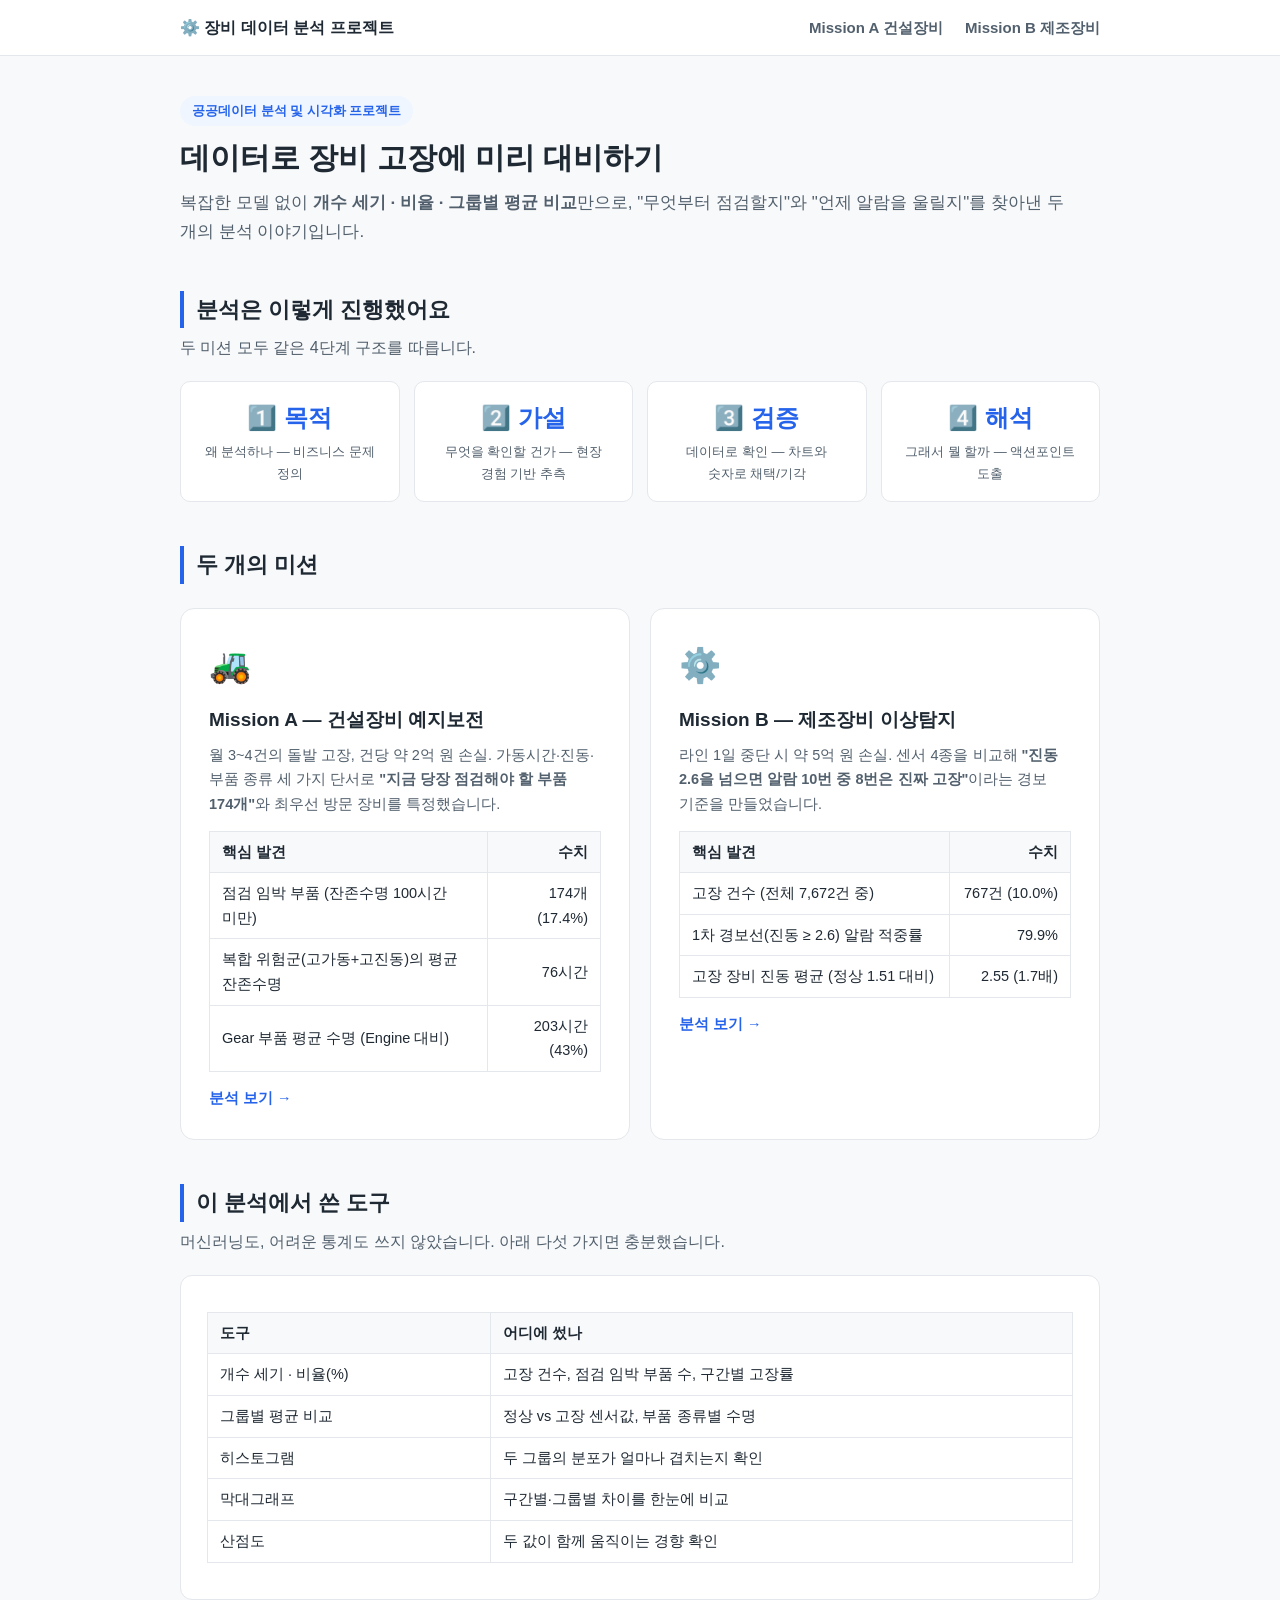
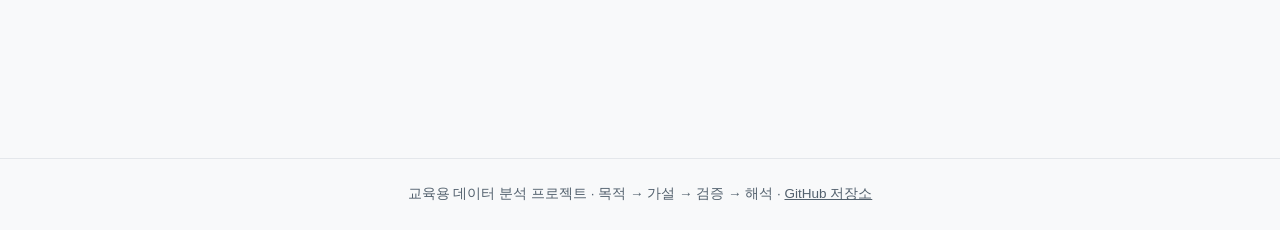
<file: docs/index.html>
<!DOCTYPE html>
<html lang="ko">
<head>
<meta charset="UTF-8">
<meta name="viewport" content="width=device-width, initial-scale=1">
<title>장비 데이터 분석 프로젝트 — 목적·가설·검증·해석</title>
<link rel="stylesheet" href="assets/style.css">
</head>
<body>
<nav class="nav"><div class="nav-inner">
  <a class="brand" href="index.html">⚙️ 장비 데이터 분석 프로젝트</a>
  <a href="mission-a.html">Mission A 건설장비</a>
  <a href="mission-b.html">Mission B 제조장비</a>
</div></nav>

<div class="wrap">
  <header class="hero">
    <span class="tag">공공데이터 분석 및 시각화 프로젝트</span>
    <h1>데이터로 장비 고장에 미리 대비하기</h1>
    <p>복잡한 모델 없이 <strong>개수 세기 · 비율 · 그룹별 평균 비교</strong>만으로,
    "무엇부터 점검할지"와 "언제 알람을 울릴지"를 찾아낸 두 개의 분석 이야기입니다.</p>
  </header>

  <section class="section">
    <h2>분석은 이렇게 진행했어요</h2>
    <p class="lead">두 미션 모두 같은 4단계 구조를 따릅니다.</p>
    <div class="kpi-row">
      <div class="kpi"><div class="v">1️⃣ 목적</div><div class="k">왜 분석하나 — 비즈니스 문제 정의</div></div>
      <div class="kpi"><div class="v">2️⃣ 가설</div><div class="k">무엇을 확인할 건가 — 현장 경험 기반 추측</div></div>
      <div class="kpi"><div class="v">3️⃣ 검증</div><div class="k">데이터로 확인 — 차트와 숫자로 채택/기각</div></div>
      <div class="kpi"><div class="v">4️⃣ 해석</div><div class="k">그래서 뭘 할까 — 액션포인트 도출</div></div>
    </div>
  </section>

  <section class="section">
    <h2>두 개의 미션</h2>
    <div class="mission-grid">
      <a class="mission-card" href="mission-a.html">
        <div class="emoji">🚜</div>
        <h3>Mission A — 건설장비 예지보전</h3>
        <p>월 3~4건의 돌발 고장, 건당 약 2억 원 손실.
        가동시간·진동·부품 종류 세 가지 단서로 <strong>"지금 당장 점검해야 할 부품 174개"</strong>와
        최우선 방문 장비를 특정했습니다.</p>
        <table>
          <tr><th>핵심 발견</th><th class="num">수치</th></tr>
          <tr><td>점검 임박 부품 (잔존수명 100시간 미만)</td><td class="num">174개 (17.4%)</td></tr>
          <tr><td>복합 위험군(고가동+고진동)의 평균 잔존수명</td><td class="num">76시간</td></tr>
          <tr><td>Gear 부품 평균 수명 (Engine 대비)</td><td class="num">203시간 (43%)</td></tr>
        </table>
        <span class="go">분석 보기 →</span>
      </a>
      <a class="mission-card" href="mission-b.html">
        <div class="emoji">⚙️</div>
        <h3>Mission B — 제조장비 이상탐지</h3>
        <p>라인 1일 중단 시 약 5억 원 손실.
        센서 4종을 비교해 <strong>"진동 2.6을 넘으면 알람 10번 중 8번은 진짜 고장"</strong>이라는
        경보 기준을 만들었습니다.</p>
        <table>
          <tr><th>핵심 발견</th><th class="num">수치</th></tr>
          <tr><td>고장 건수 (전체 7,672건 중)</td><td class="num">767건 (10.0%)</td></tr>
          <tr><td>1차 경보선(진동 ≥ 2.6) 알람 적중률</td><td class="num">79.9%</td></tr>
          <tr><td>고장 장비 진동 평균 (정상 1.51 대비)</td><td class="num">2.55 (1.7배)</td></tr>
        </table>
        <span class="go">분석 보기 →</span>
      </a>
    </div>
  </section>

  <section class="section">
    <h2>이 분석에서 쓴 도구</h2>
    <p class="lead">머신러닝도, 어려운 통계도 쓰지 않았습니다. 아래 다섯 가지면 충분했습니다.</p>
    <div class="card">
      <table>
        <tr><th>도구</th><th>어디에 썼나</th></tr>
        <tr><td>개수 세기 · 비율(%)</td><td>고장 건수, 점검 임박 부품 수, 구간별 고장률</td></tr>
        <tr><td>그룹별 평균 비교</td><td>정상 vs 고장 센서값, 부품 종류별 수명</td></tr>
        <tr><td>히스토그램</td><td>두 그룹의 분포가 얼마나 겹치는지 확인</td></tr>
        <tr><td>막대그래프</td><td>구간별·그룹별 차이를 한눈에 비교</td></tr>
        <tr><td>산점도</td><td>두 값이 함께 움직이는 경향 확인</td></tr>
      </table>
    </div>
  </section>
</div>

<footer class="footer">
  교육용 데이터 분석 프로젝트 · 목적 → 가설 → 검증 → 해석 ·
  <a href="https://github.com/ggplab/equipment-analysis">GitHub 저장소</a>
</footer>
</body>
</html>
</file>
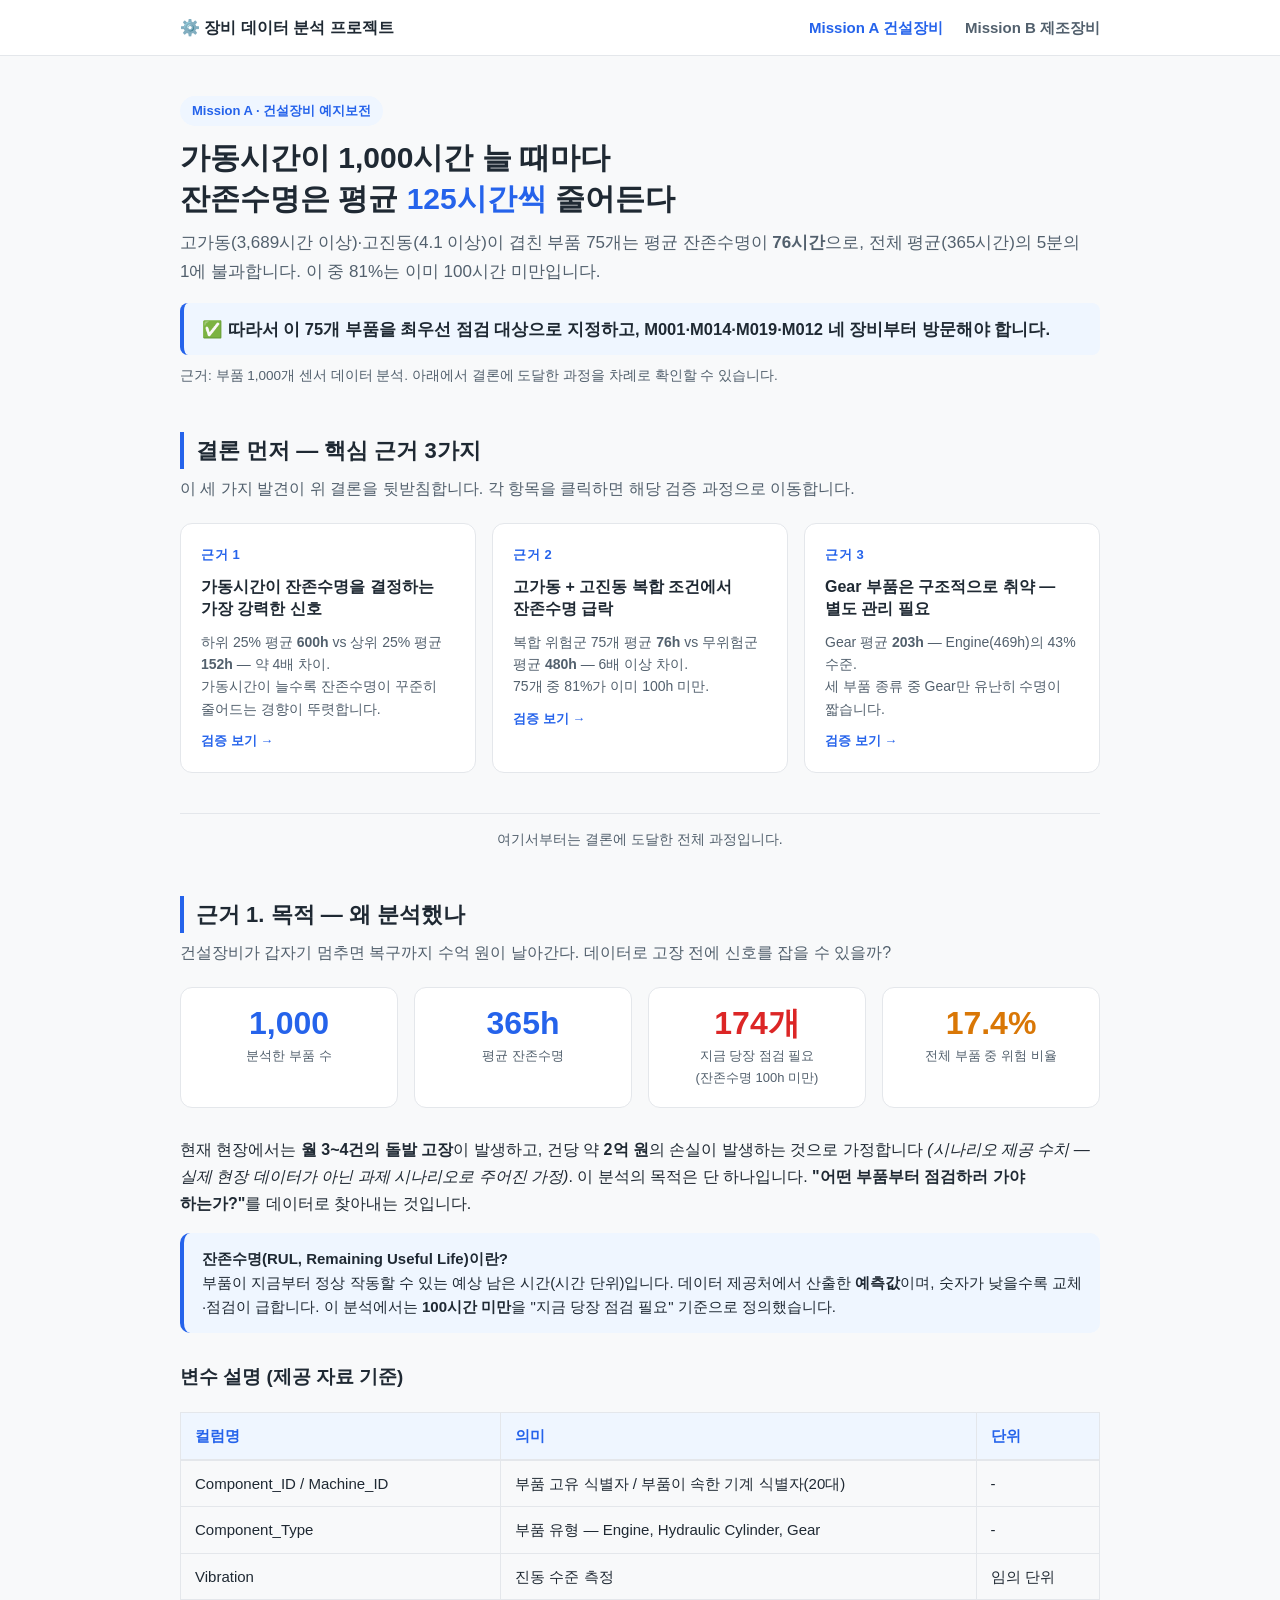
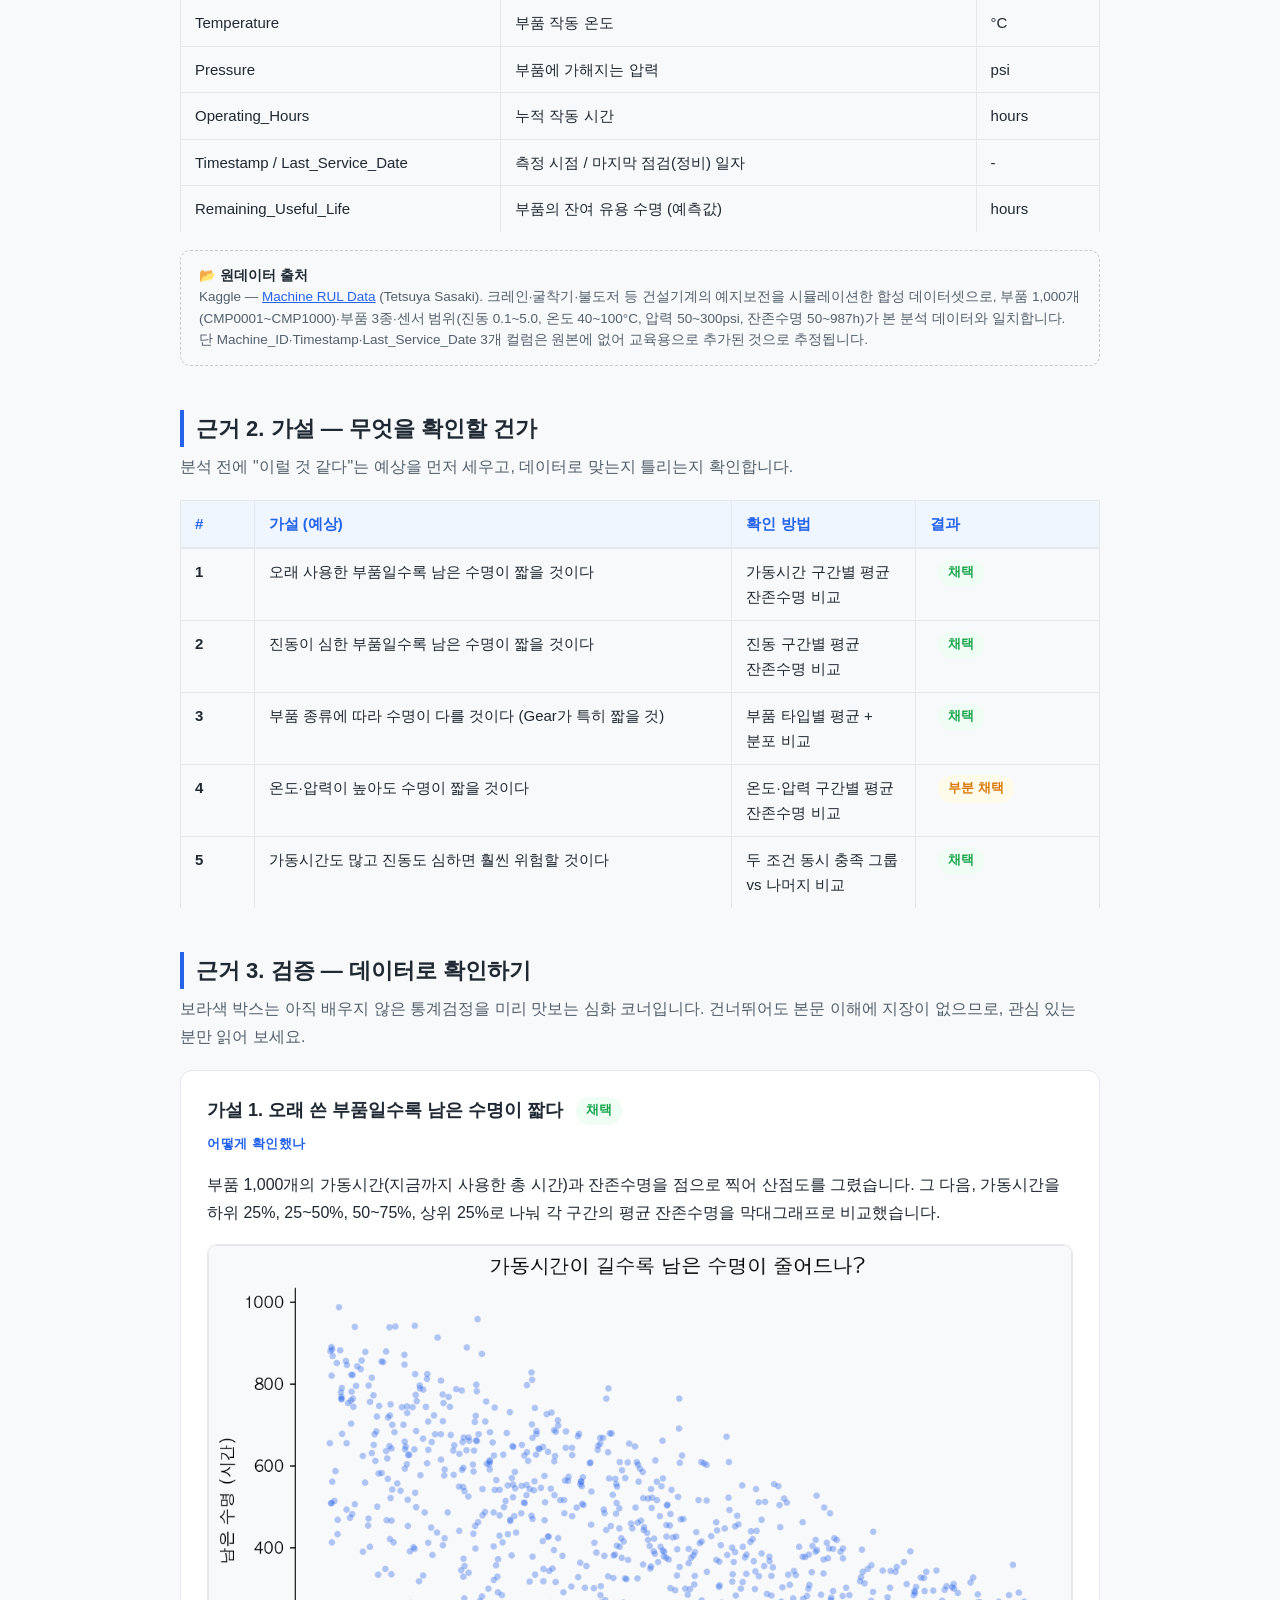
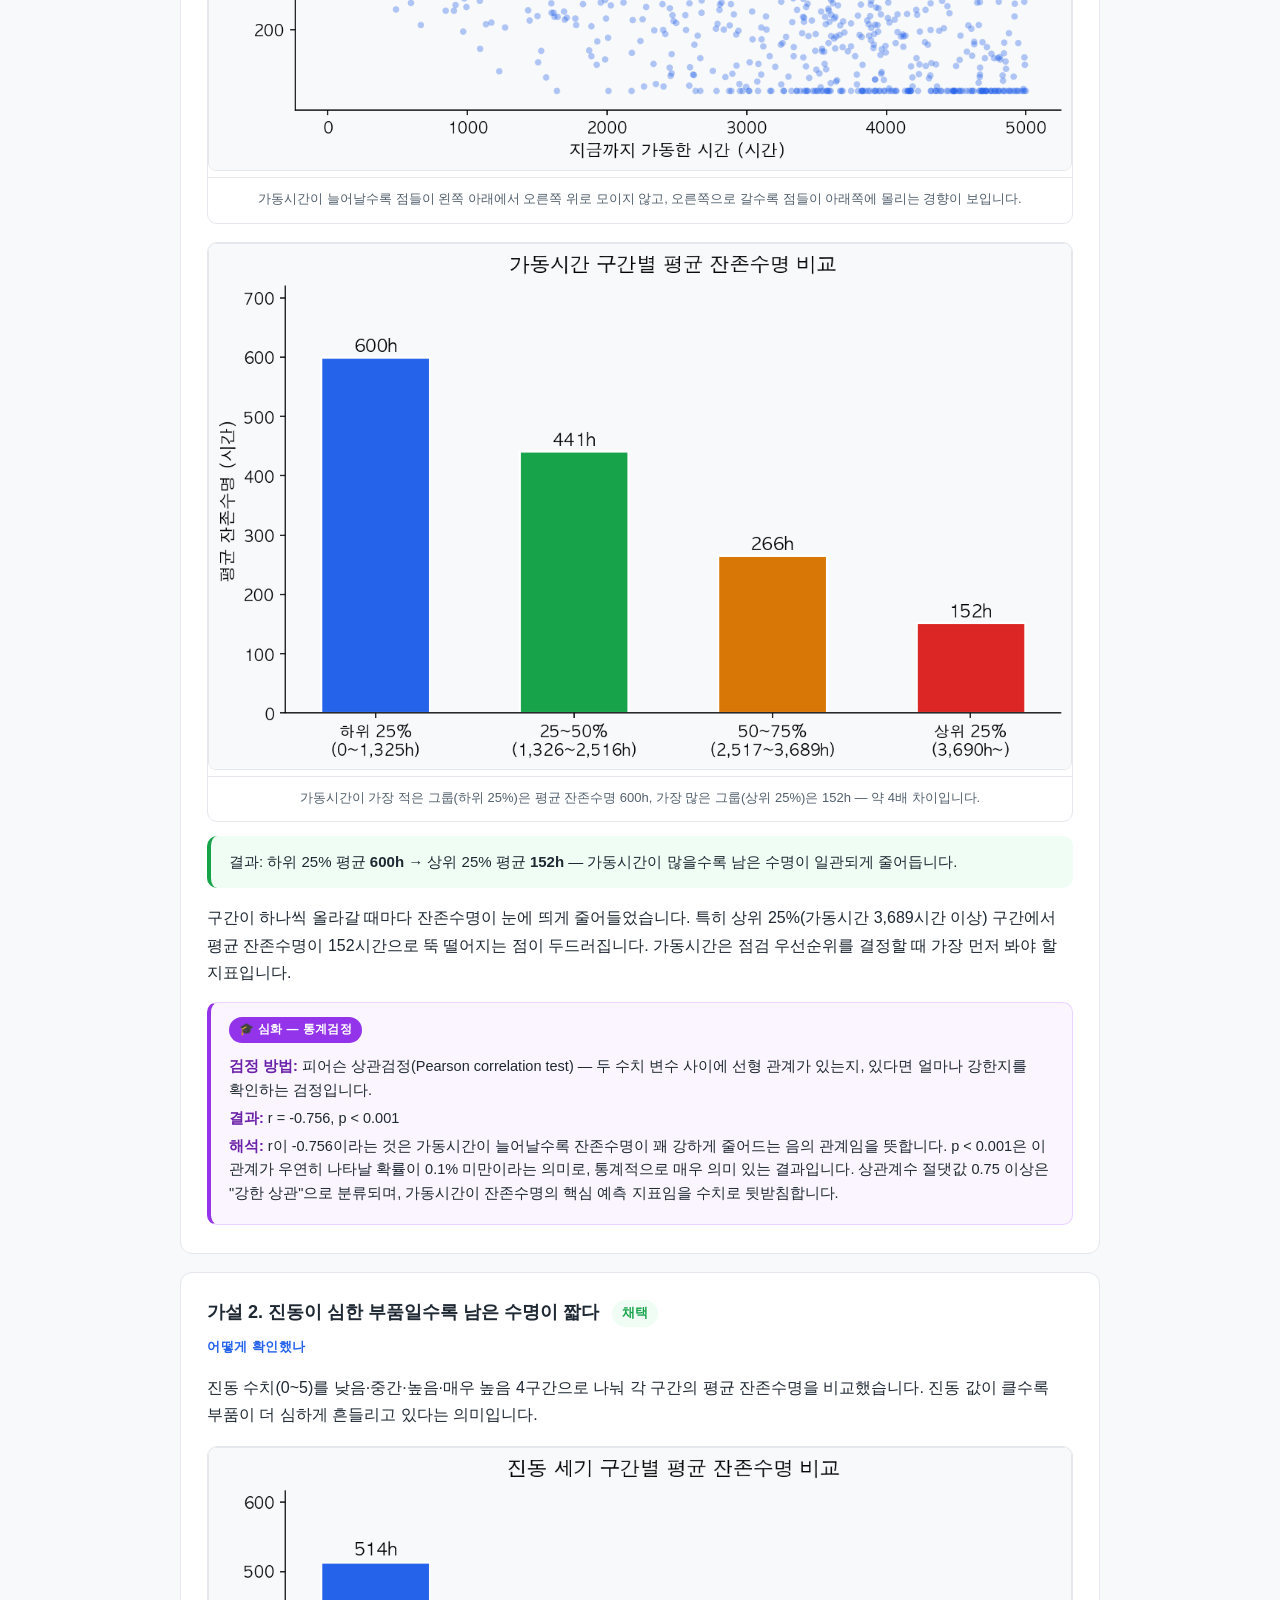
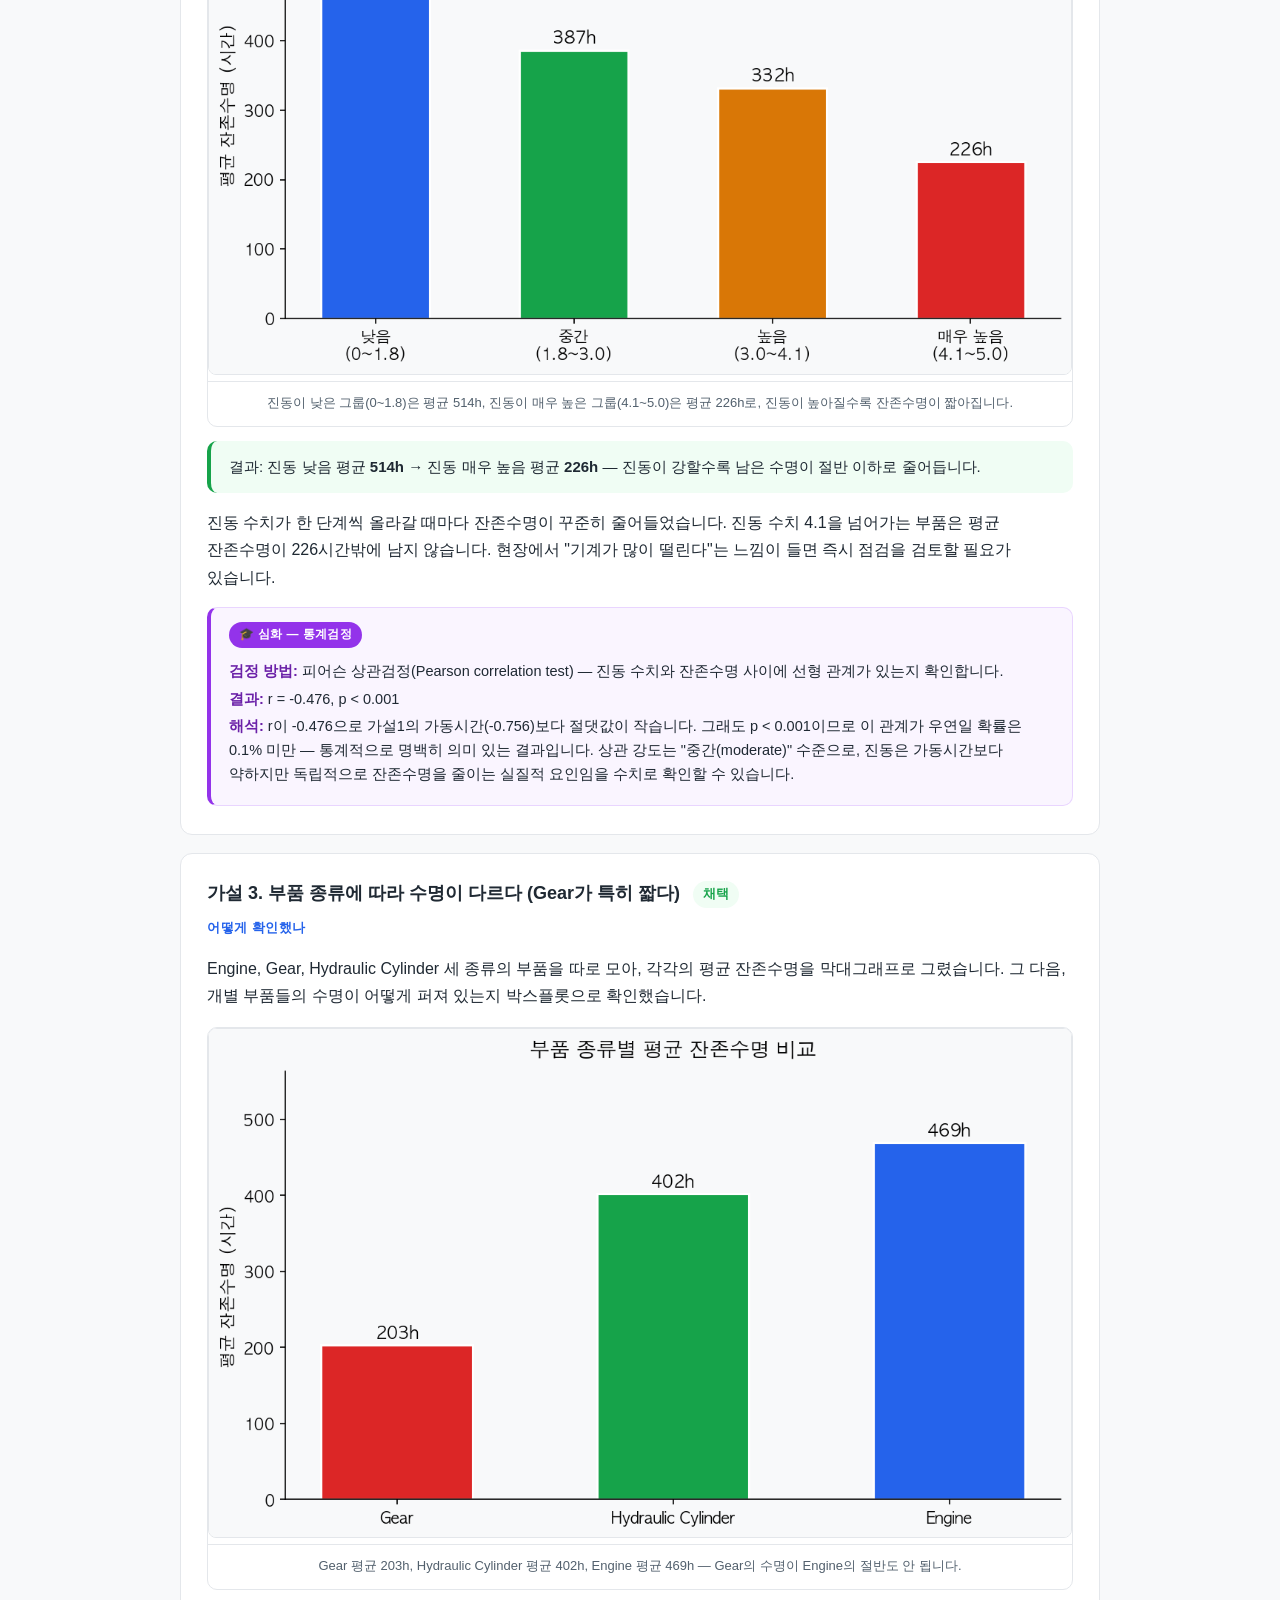
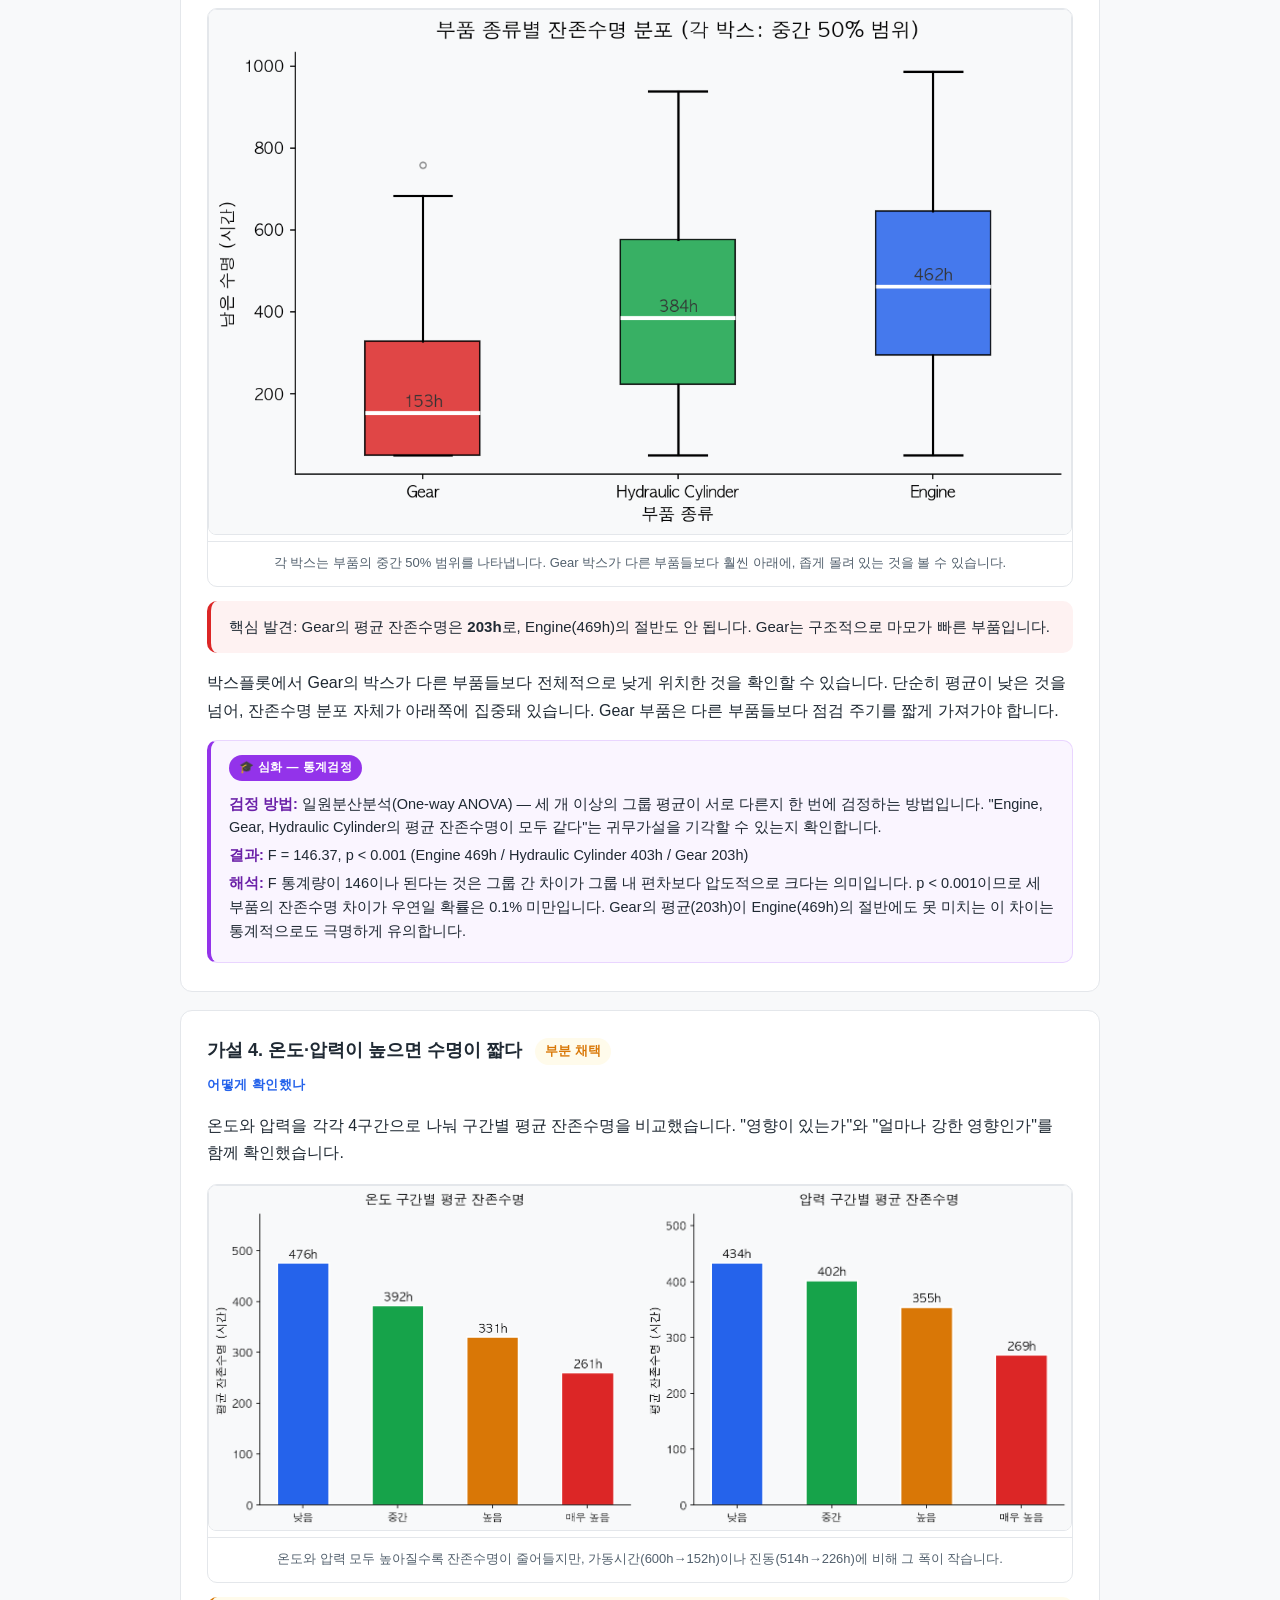
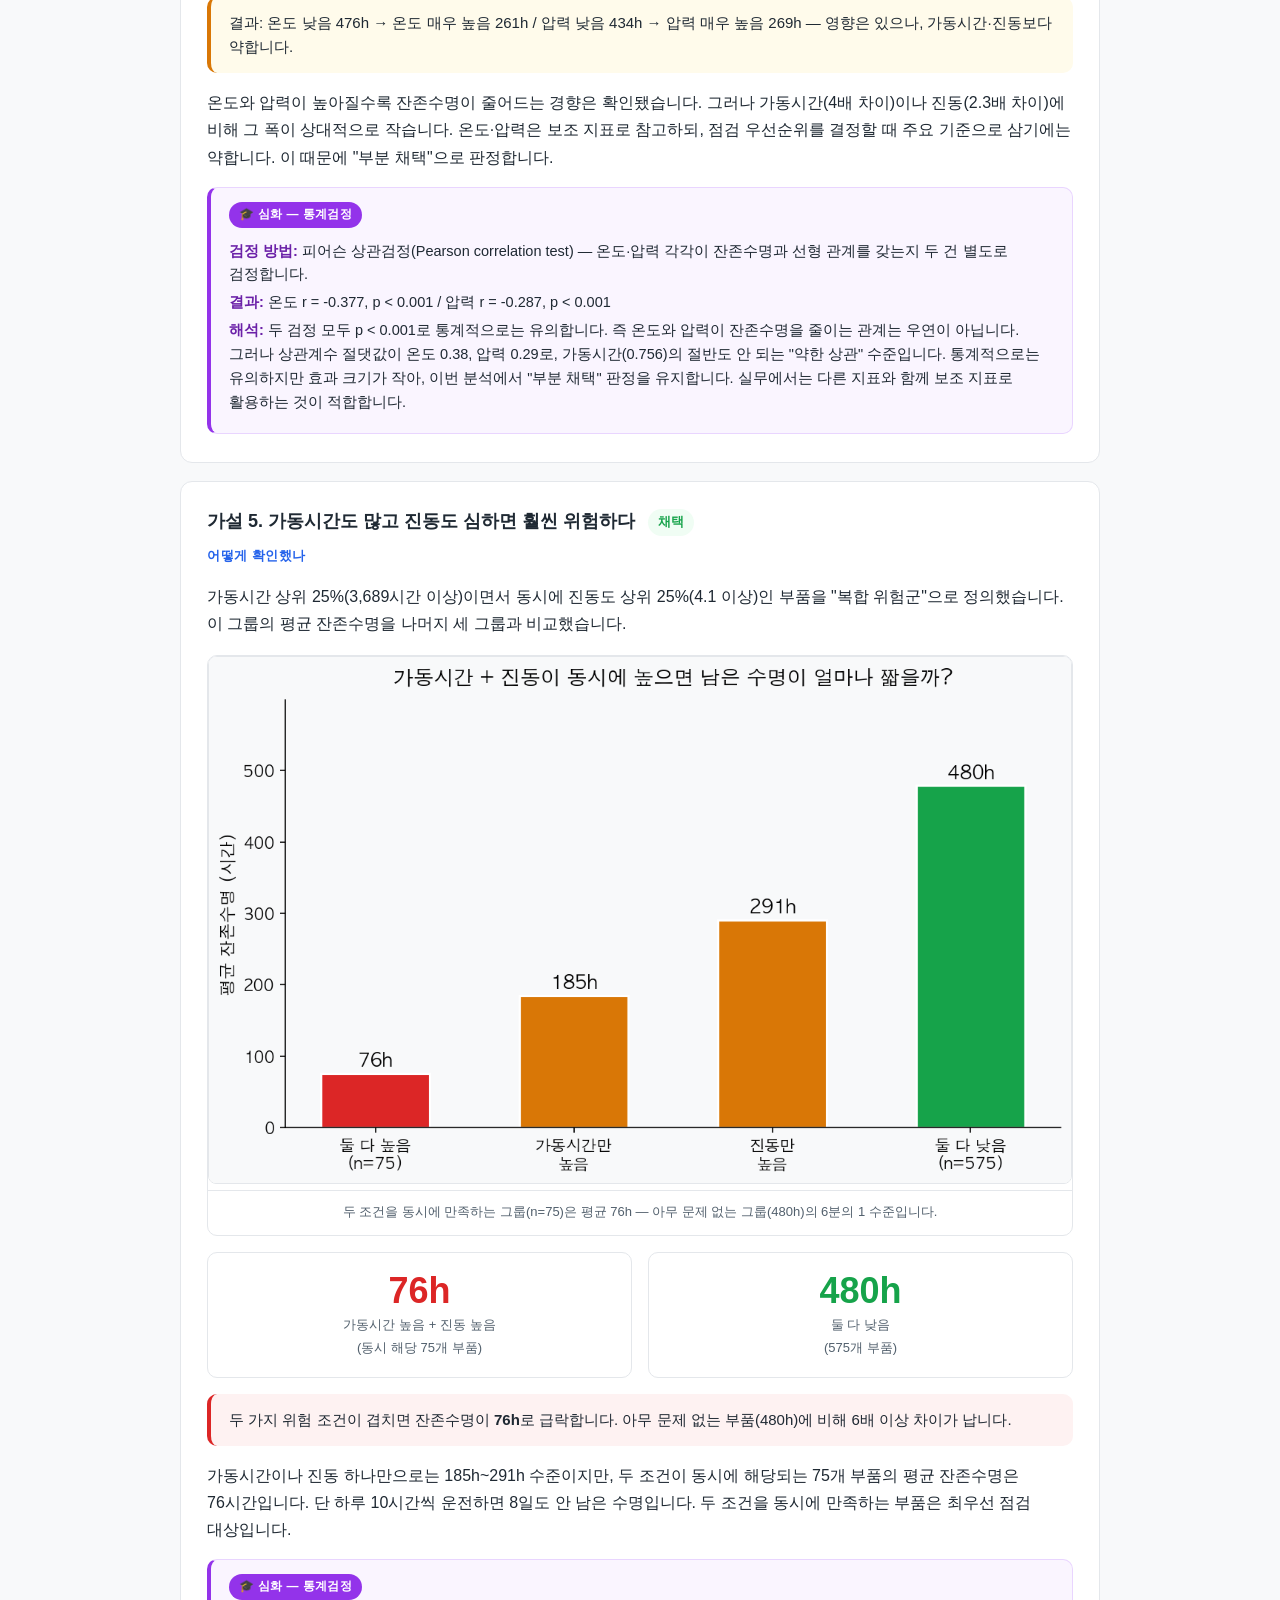
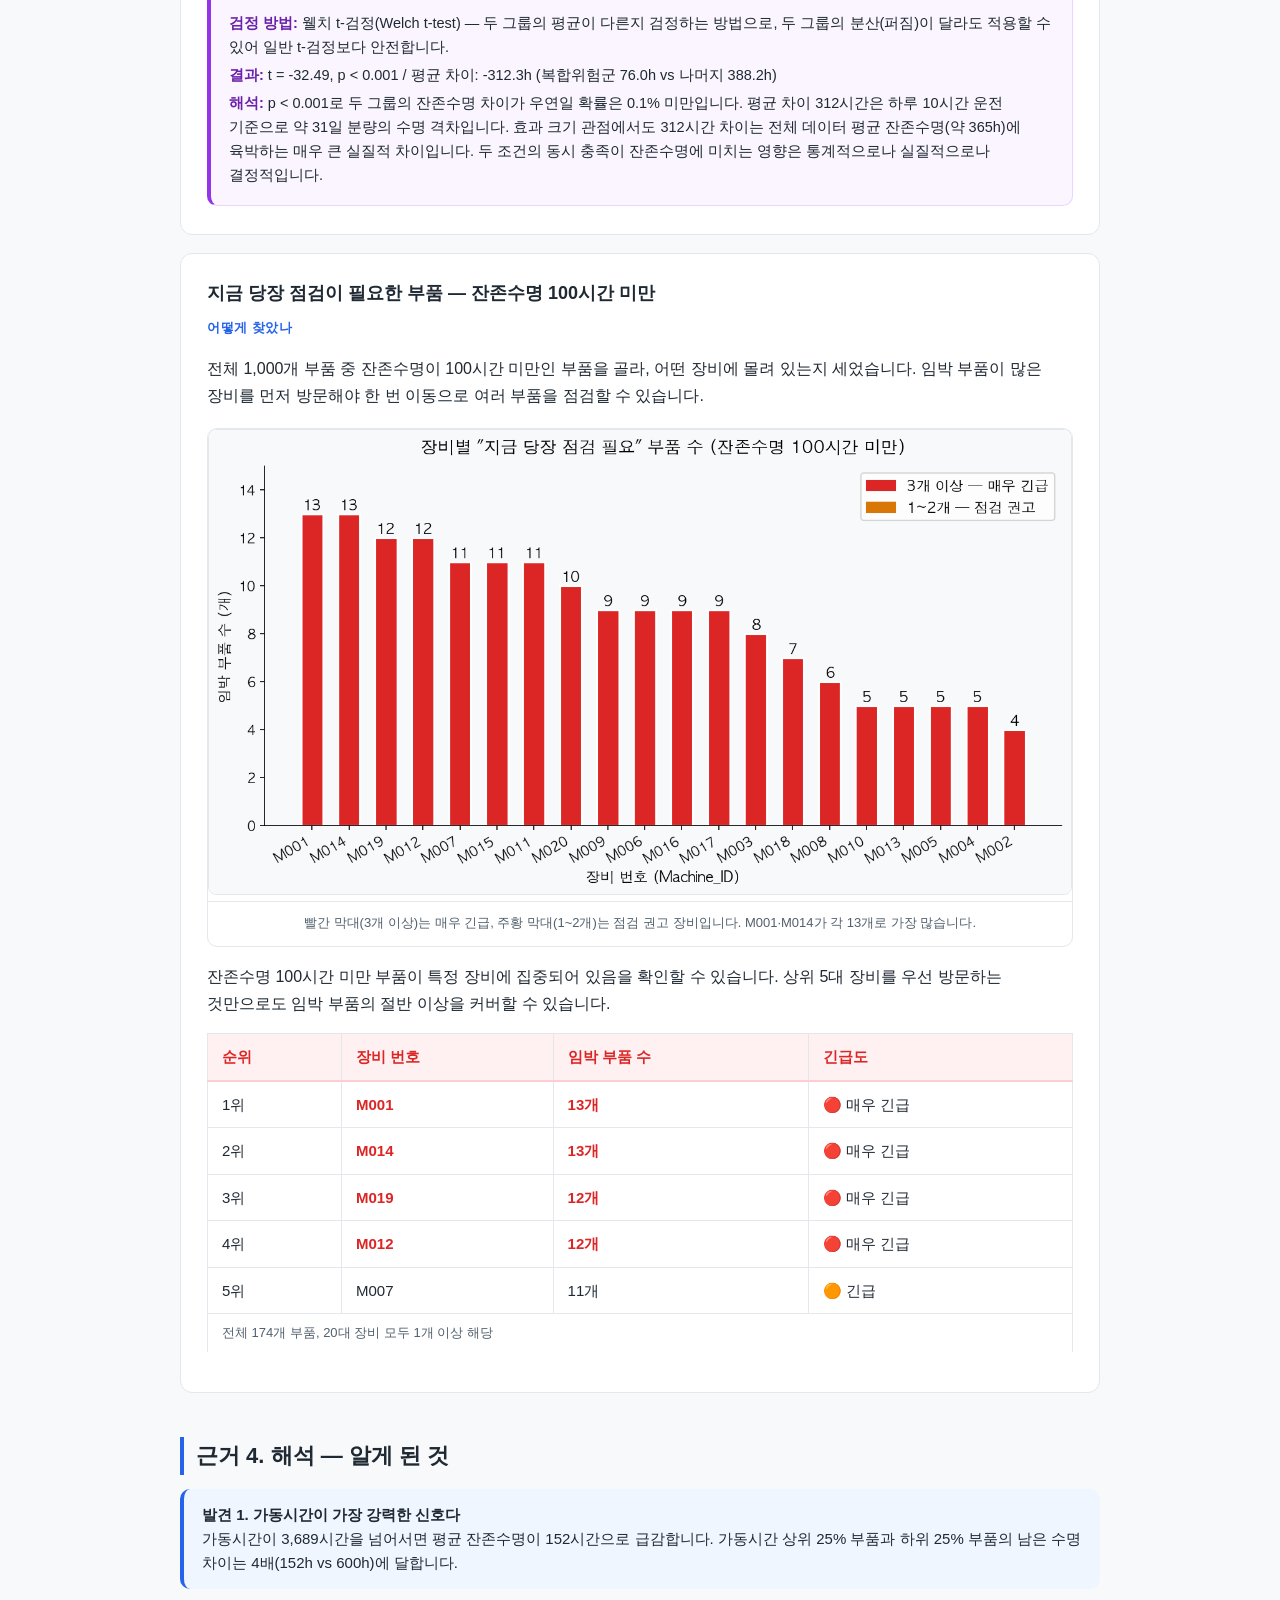
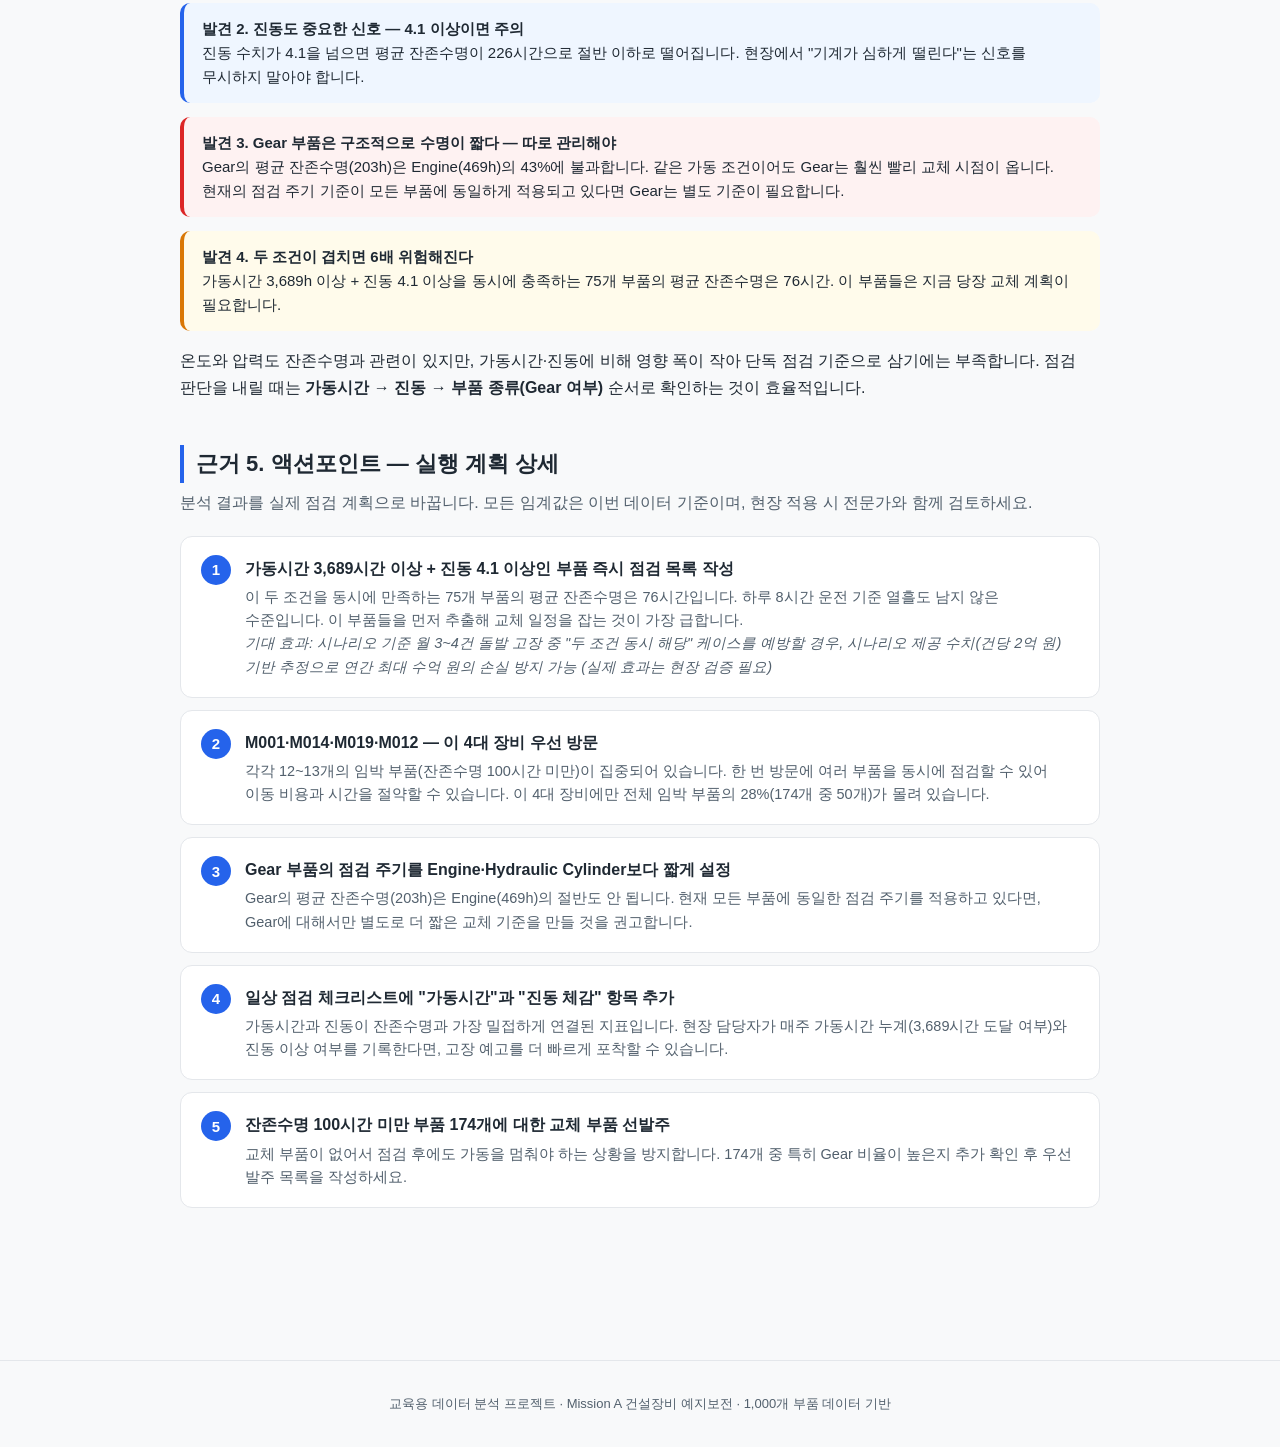
<file: docs/mission-a.html>
<!DOCTYPE html>
<html lang="ko">
<head>
<meta charset="UTF-8"><meta name="viewport" content="width=device-width, initial-scale=1">
<title>Mission A — 건설장비 예지보전 분석</title>
<link rel="stylesheet" href="assets/style.css">
<style>
  /* Mission A 전용 추가 스타일 */
  .kpi-row {
    display: flex;
    gap: 16px;
    flex-wrap: wrap;
    margin: 20px 0 28px;
  }
  .kpi {
    background: var(--card);
    border: 1px solid var(--line);
    border-radius: 12px;
    padding: 18px 24px;
    flex: 1;
    min-width: 160px;
    text-align: center;
  }
  .kpi .v {
    font-size: 32px;
    font-weight: 800;
    color: var(--accent);
    line-height: 1.1;
  }
  .kpi .v.danger { color: var(--no); }
  .kpi .v.warn   { color: var(--warn); }
  .kpi .k {
    font-size: 13px;
    color: var(--sub);
    margin-top: 4px;
  }
  figure {
    margin: 18px 0 0;
    background: var(--card);
    border: 1px solid var(--line);
    border-radius: 10px;
    overflow: hidden;
  }
  figure img {
    width: 100%;
    display: block;
  }
  figcaption {
    font-size: 13px;
    color: var(--sub);
    padding: 10px 16px 12px;
    text-align: center;
    border-top: 1px solid var(--line);
  }
  .callout {
    border-radius: 10px;
    padding: 14px 18px;
    margin: 14px 0;
    font-size: 15px;
    line-height: 1.6;
    border-left: 4px solid var(--accent);
    background: var(--accent-soft);
    color: var(--ink);
  }
  .callout.result {
    border-left-color: var(--ok);
    background: var(--ok-soft);
  }
  .callout.warn {
    border-left-color: var(--warn);
    background: var(--warn-soft);
  }
  .callout.danger {
    border-left-color: var(--no);
    background: var(--no-soft);
  }
  .callout.insight {
    border-left-color: var(--accent);
    background: var(--accent-soft);
  }
  .step-label {
    font-size: 13px;
    font-weight: 700;
    color: var(--accent);
    letter-spacing: 0.04em;
    margin: 18px 0 4px;
    text-transform: uppercase;
  }
  .hypo-table {
    width: 100%;
    border-collapse: collapse;
    margin: 16px 0;
    font-size: 15px;
  }
  .hypo-table th {
    background: var(--accent-soft);
    color: var(--accent);
    padding: 10px 14px;
    text-align: left;
    font-weight: 700;
    border-bottom: 2px solid var(--line);
  }
  .hypo-table td {
    padding: 10px 14px;
    border-bottom: 1px solid var(--line);
    vertical-align: top;
  }
  .hypo-table tr:last-child td { border-bottom: none; }
  .hypo-table tr:hover td { background: var(--bg); }

  .risk-table {
    width: 100%;
    border-collapse: collapse;
    margin: 16px 0;
    font-size: 15px;
  }
  .risk-table th {
    background: #fff1f2;
    color: var(--no);
    padding: 10px 14px;
    text-align: left;
    font-weight: 700;
    border-bottom: 2px solid #fecdd3;
  }
  .risk-table td {
    padding: 10px 14px;
    border-bottom: 1px solid var(--line);
  }
  .risk-table tr:last-child td { border-bottom: none; }
  .risk-table .high { color: var(--no); font-weight: 700; }

  .grid-2 {
    display: grid;
    grid-template-columns: 1fr 1fr;
    gap: 16px;
    margin: 16px 0;
  }
  @media (max-width: 640px) { .grid-2 { grid-template-columns: 1fr; } }

  .compare-box {
    background: var(--card);
    border: 1px solid var(--line);
    border-radius: 10px;
    padding: 18px;
    text-align: center;
  }
  .compare-box .big-num {
    font-size: 36px;
    font-weight: 800;
    line-height: 1.1;
  }
  .compare-box .label { font-size: 13px; color: var(--sub); margin-top: 4px; }
  .compare-box.red  .big-num { color: var(--no); }
  .compare-box.blue .big-num { color: var(--ok); }

  .why { display: block; font-size: 14px; color: var(--sub); line-height: 1.6; margin-top: 2px; }

  /* 결론 요약 섹션 카드 */
  .summary-cards {
    display: grid;
    grid-template-columns: repeat(3, 1fr);
    gap: 16px;
    margin: 20px 0 28px;
  }
  @media (max-width: 720px) { .summary-cards { grid-template-columns: 1fr; } }

  .summary-card {
    background: var(--card);
    border: 1px solid var(--line);
    border-radius: 12px;
    padding: 20px;
    display: flex;
    flex-direction: column;
    gap: 10px;
  }
  .summary-card .sc-num {
    font-size: 13px;
    font-weight: 700;
    color: var(--accent);
    letter-spacing: 0.05em;
    text-transform: uppercase;
  }
  .summary-card .sc-title {
    font-size: 16px;
    font-weight: 700;
    color: var(--ink);
    line-height: 1.4;
  }
  .summary-card .sc-stat {
    font-size: 14px;
    color: var(--sub);
    line-height: 1.6;
  }
  .summary-card .sc-link {
    font-size: 13px;
    color: var(--accent);
    text-decoration: none;
    font-weight: 600;
  }
  .summary-card .sc-link:hover { text-decoration: underline; }


  /* 근거 파트 구분선 안내 */
  .basis-divider {
    text-align: center;
    margin: 40px 0 28px;
    color: var(--sub);
    font-size: 14px;
    position: relative;
  }
  .basis-divider::before {
    content: '';
    display: block;
    height: 1px;
    background: var(--line);
    margin-bottom: 14px;
  }

  .footer {
    text-align: center;
    color: var(--sub);
    font-size: 13px;
    padding: 32px 20px;
    border-top: 1px solid var(--line);
    margin-top: 60px;
  }
</style>
</head>
<body>

<nav class="nav"><div class="nav-inner">
  <a class="brand" href="index.html">⚙️ 장비 데이터 분석 프로젝트</a>
  <a href="mission-a.html" class="active">Mission A 건설장비</a>
  <a href="mission-b.html">Mission B 제조장비</a>
</div></nav>

<div class="wrap">

  <!-- Hero — 두괄식 결론 우선 -->
  <header class="hero">
    <span class="tag">Mission A · 건설장비 예지보전</span>
    <h1>가동시간이 1,000시간 늘 때마다<br>잔존수명은 평균 <span class="headline-num">125시간씩</span> 줄어든다</h1>
    <p>고가동(3,689시간 이상)·고진동(4.1 이상)이 겹친 부품 75개는 평균 잔존수명이 <strong>76시간</strong>으로, 전체 평균(365시간)의 5분의 1에 불과합니다. 이 중 81%는 이미 100시간 미만입니다.</p>
    <div class="therefore">✅ 따라서 이 75개 부품을 최우선 점검 대상으로 지정하고, M001·M014·M019·M012 네 장비부터 방문해야 합니다.</div>
    <p class="basis-note">근거: 부품 1,000개 센서 데이터 분석. 아래에서 결론에 도달한 과정을 차례로 확인할 수 있습니다.</p>
  </header>

  <!-- 결론 요약 섹션 -->
  <section class="section">
    <h2>결론 먼저 — 핵심 근거 3가지</h2>
    <p class="lead">이 세 가지 발견이 위 결론을 뒷받침합니다. 각 항목을 클릭하면 해당 검증 과정으로 이동합니다.</p>

    <div class="summary-cards">
      <div class="summary-card">
        <span class="sc-num">근거 1</span>
        <div class="sc-title">가동시간이 잔존수명을 결정하는 가장 강력한 신호</div>
        <div class="sc-stat">
          하위 25% 평균 <strong>600h</strong> vs 상위 25% 평균 <strong>152h</strong> — 약 4배 차이.<br>
          가동시간이 늘수록 잔존수명이 꾸준히 줄어드는 경향이 뚜렷합니다.
        </div>
        <a href="#h1" class="sc-link">검증 보기 →</a>
      </div>
      <div class="summary-card">
        <span class="sc-num">근거 2</span>
        <div class="sc-title">고가동 + 고진동 복합 조건에서 잔존수명 급락</div>
        <div class="sc-stat">
          복합 위험군 75개 평균 <strong>76h</strong> vs 무위험군 평균 <strong>480h</strong> — 6배 이상 차이.<br>
          75개 중 81%가 이미 100h 미만.
        </div>
        <a href="#h5" class="sc-link">검증 보기 →</a>
      </div>
      <div class="summary-card">
        <span class="sc-num">근거 3</span>
        <div class="sc-title">Gear 부품은 구조적으로 취약 — 별도 관리 필요</div>
        <div class="sc-stat">
          Gear 평균 <strong>203h</strong> — Engine(469h)의 43% 수준.<br>
          세 부품 종류 중 Gear만 유난히 수명이 짧습니다.
        </div>
        <a href="#h3" class="sc-link">검증 보기 →</a>
      </div>
    </div>
  </section>

  <!-- 근거 파트 구분 -->
  <div class="basis-divider">여기서부터는 결론에 도달한 전체 과정입니다.</div>

  <!-- 근거 1. 목적 -->
  <section class="section">
    <h2>근거 1. 목적 — 왜 분석했나</h2>
    <p class="lead">건설장비가 갑자기 멈추면 복구까지 수억 원이 날아간다. 데이터로 고장 전에 신호를 잡을 수 있을까?</p>

    <div class="kpi-row">
      <div class="kpi">
        <div class="v">1,000</div>
        <div class="k">분석한 부품 수</div>
      </div>
      <div class="kpi">
        <div class="v">365h</div>
        <div class="k">평균 잔존수명</div>
      </div>
      <div class="kpi">
        <div class="v danger">174개</div>
        <div class="k">지금 당장 점검 필요<br>(잔존수명 100h 미만)</div>
      </div>
      <div class="kpi">
        <div class="v warn">17.4%</div>
        <div class="k">전체 부품 중 위험 비율</div>
      </div>
    </div>

    <p>현재 현장에서는 <strong>월 3~4건의 돌발 고장</strong>이 발생하고, 건당 약 <strong>2억 원</strong>의 손실이 발생하는 것으로 가정합니다 <em>(시나리오 제공 수치 — 실제 현장 데이터가 아닌 과제 시나리오로 주어진 가정)</em>. 이 분석의 목적은 단 하나입니다. <strong>"어떤 부품부터 점검하러 가야 하는가?"</strong>를 데이터로 찾아내는 것입니다.</p>

    <div class="callout">
      <strong>잔존수명(RUL, Remaining Useful Life)이란?</strong><br>
      부품이 지금부터 정상 작동할 수 있는 예상 남은 시간(시간 단위)입니다. 데이터 제공처에서 산출한 <strong>예측값</strong>이며, 숫자가 낮을수록 교체·점검이 급합니다. 이 분석에서는 <strong>100시간 미만</strong>을 "지금 당장 점검 필요" 기준으로 정의했습니다.
    </div>

    <h3 style="margin-top:28px;">변수 설명 (제공 자료 기준)</h3>
    <table class="hypo-table">
      <thead>
        <tr><th>컬럼명</th><th>의미</th><th>단위</th></tr>
      </thead>
      <tbody>
        <tr><td>Component_ID / Machine_ID</td><td>부품 고유 식별자 / 부품이 속한 기계 식별자(20대)</td><td>-</td></tr>
        <tr><td>Component_Type</td><td>부품 유형 — Engine, Hydraulic Cylinder, Gear</td><td>-</td></tr>
        <tr><td>Vibration</td><td>진동 수준 측정</td><td>임의 단위</td></tr>
        <tr><td>Temperature</td><td>부품 작동 온도</td><td>°C</td></tr>
        <tr><td>Pressure</td><td>부품에 가해지는 압력</td><td>psi</td></tr>
        <tr><td>Operating_Hours</td><td>누적 작동 시간</td><td>hours</td></tr>
        <tr><td>Timestamp / Last_Service_Date</td><td>측정 시점 / 마지막 점검(정비) 일자</td><td>-</td></tr>
        <tr><td>Remaining_Useful_Life</td><td>부품의 잔여 유용 수명 (예측값)</td><td>hours</td></tr>
      </tbody>
    </table>

    <div class="src-box">
      <strong>📂 원데이터 출처</strong><br>
      Kaggle — <a href="https://www.kaggle.com/datasets/sasakitetsuya/machine-rul-data">Machine RUL Data</a> (Tetsuya Sasaki). 크레인·굴착기·불도저 등 건설기계의 예지보전을 시뮬레이션한 합성 데이터셋으로, 부품 1,000개(CMP0001~CMP1000)·부품 3종·센서 범위(진동 0.1~5.0, 온도 40~100°C, 압력 50~300psi, 잔존수명 50~987h)가 본 분석 데이터와 일치합니다. 단 Machine_ID·Timestamp·Last_Service_Date 3개 컬럼은 원본에 없어 교육용으로 추가된 것으로 추정됩니다.
    </div>
  </section>

  <!-- 근거 2. 가설 -->
  <section class="section">
    <h2>근거 2. 가설 — 무엇을 확인할 건가</h2>
    <p class="lead">분석 전에 "이럴 것 같다"는 예상을 먼저 세우고, 데이터로 맞는지 틀리는지 확인합니다.</p>

    <table class="hypo-table">
      <thead>
        <tr>
          <th style="width:8%">#</th>
          <th style="width:52%">가설 (예상)</th>
          <th style="width:20%">확인 방법</th>
          <th style="width:20%">결과</th>
        </tr>
      </thead>
      <tbody>
        <tr>
          <td><strong>1</strong></td>
          <td>오래 사용한 부품일수록 남은 수명이 짧을 것이다</td>
          <td>가동시간 구간별 평균 잔존수명 비교</td>
          <td><span class="badge ok">채택</span></td>
        </tr>
        <tr>
          <td><strong>2</strong></td>
          <td>진동이 심한 부품일수록 남은 수명이 짧을 것이다</td>
          <td>진동 구간별 평균 잔존수명 비교</td>
          <td><span class="badge ok">채택</span></td>
        </tr>
        <tr>
          <td><strong>3</strong></td>
          <td>부품 종류에 따라 수명이 다를 것이다 (Gear가 특히 짧을 것)</td>
          <td>부품 타입별 평균 + 분포 비교</td>
          <td><span class="badge ok">채택</span></td>
        </tr>
        <tr>
          <td><strong>4</strong></td>
          <td>온도·압력이 높아도 수명이 짧을 것이다</td>
          <td>온도·압력 구간별 평균 잔존수명 비교</td>
          <td><span class="badge partial">부분 채택</span></td>
        </tr>
        <tr>
          <td><strong>5</strong></td>
          <td>가동시간도 많고 진동도 심하면 훨씬 위험할 것이다</td>
          <td>두 조건 동시 충족 그룹 vs 나머지 비교</td>
          <td><span class="badge ok">채택</span></td>
        </tr>
      </tbody>
    </table>
  </section>

  <!-- 근거 3. 검증 -->
  <section class="section">
    <h2>근거 3. 검증 — 데이터로 확인하기</h2>
    <p class="lead" style="margin-top:0; margin-bottom:20px;">보라색 박스는 아직 배우지 않은 통계검정을 미리 맛보는 심화 코너입니다. 건너뛰어도 본문 이해에 지장이 없으므로, 관심 있는 분만 읽어 보세요.</p>

    <!-- 가설 1 -->
    <div class="card" id="h1">
      <h3>가설 1. 오래 쓴 부품일수록 남은 수명이 짧다 <span class="badge ok">채택</span></h3>

      <p class="step-label">어떻게 확인했나</p>
      <p>부품 1,000개의 가동시간(지금까지 사용한 총 시간)과 잔존수명을 점으로 찍어 산점도를 그렸습니다. 그 다음, 가동시간을 하위 25%, 25~50%, 50~75%, 상위 25%로 나눠 각 구간의 평균 잔존수명을 막대그래프로 비교했습니다.</p>

      <figure>
        <img src="charts/a/h1_scatter_hours_rul.png" alt="가동시간과 잔존수명의 산점도">
        <figcaption>가동시간이 늘어날수록 점들이 왼쪽 아래에서 오른쪽 위로 모이지 않고, 오른쪽으로 갈수록 점들이 아래쪽에 몰리는 경향이 보입니다.</figcaption>
      </figure>

      <figure>
        <img src="charts/a/h1_bar_hours_rul.png" alt="가동시간 구간별 평균 잔존수명 막대그래프">
        <figcaption>가동시간이 가장 적은 그룹(하위 25%)은 평균 잔존수명 600h, 가장 많은 그룹(상위 25%)은 152h — 약 4배 차이입니다.</figcaption>
      </figure>

      <div class="callout result">
        결과: 하위 25% 평균 <strong>600h</strong> → 상위 25% 평균 <strong>152h</strong> — 가동시간이 많을수록 남은 수명이 일관되게 줄어듭니다.
      </div>

      <p>구간이 하나씩 올라갈 때마다 잔존수명이 눈에 띄게 줄어들었습니다. 특히 상위 25%(가동시간 3,689시간 이상) 구간에서 평균 잔존수명이 152시간으로 뚝 떨어지는 점이 두드러집니다. 가동시간은 점검 우선순위를 결정할 때 가장 먼저 봐야 할 지표입니다.</p>

      <div class="deep-dive">
        <span class="dd-label">🎓 심화 — 통계검정</span>
        <p><strong>검정 방법:</strong> 피어슨 상관검정(Pearson correlation test) — 두 수치 변수 사이에 선형 관계가 있는지, 있다면 얼마나 강한지를 확인하는 검정입니다.</p>
        <p><strong>결과:</strong> r = -0.756, p &lt; 0.001</p>
        <p><strong>해석:</strong> r이 -0.756이라는 것은 가동시간이 늘어날수록 잔존수명이 꽤 강하게 줄어드는 음의 관계임을 뜻합니다. p &lt; 0.001은 이 관계가 우연히 나타날 확률이 0.1% 미만이라는 의미로, 통계적으로 매우 의미 있는 결과입니다. 상관계수 절댓값 0.75 이상은 "강한 상관"으로 분류되며, 가동시간이 잔존수명의 핵심 예측 지표임을 수치로 뒷받침합니다.</p>
      </div>
    </div>

    <!-- 가설 2 -->
    <div class="card">
      <h3>가설 2. 진동이 심한 부품일수록 남은 수명이 짧다 <span class="badge ok">채택</span></h3>

      <p class="step-label">어떻게 확인했나</p>
      <p>진동 수치(0~5)를 낮음·중간·높음·매우 높음 4구간으로 나눠 각 구간의 평균 잔존수명을 비교했습니다. 진동 값이 클수록 부품이 더 심하게 흔들리고 있다는 의미입니다.</p>

      <figure>
        <img src="charts/a/h2_bar_vib_rul.png" alt="진동 구간별 평균 잔존수명 막대그래프">
        <figcaption>진동이 낮은 그룹(0~1.8)은 평균 514h, 진동이 매우 높은 그룹(4.1~5.0)은 평균 226h로, 진동이 높아질수록 잔존수명이 짧아집니다.</figcaption>
      </figure>

      <div class="callout result">
        결과: 진동 낮음 평균 <strong>514h</strong> → 진동 매우 높음 평균 <strong>226h</strong> — 진동이 강할수록 남은 수명이 절반 이하로 줄어듭니다.
      </div>

      <p>진동 수치가 한 단계씩 올라갈 때마다 잔존수명이 꾸준히 줄어들었습니다. 진동 수치 4.1을 넘어가는 부품은 평균 잔존수명이 226시간밖에 남지 않습니다. 현장에서 "기계가 많이 떨린다"는 느낌이 들면 즉시 점검을 검토할 필요가 있습니다.</p>

      <div class="deep-dive">
        <span class="dd-label">🎓 심화 — 통계검정</span>
        <p><strong>검정 방법:</strong> 피어슨 상관검정(Pearson correlation test) — 진동 수치와 잔존수명 사이에 선형 관계가 있는지 확인합니다.</p>
        <p><strong>결과:</strong> r = -0.476, p &lt; 0.001</p>
        <p><strong>해석:</strong> r이 -0.476으로 가설1의 가동시간(-0.756)보다 절댓값이 작습니다. 그래도 p &lt; 0.001이므로 이 관계가 우연일 확률은 0.1% 미만 — 통계적으로 명백히 의미 있는 결과입니다. 상관 강도는 "중간(moderate)" 수준으로, 진동은 가동시간보다 약하지만 독립적으로 잔존수명을 줄이는 실질적 요인임을 수치로 확인할 수 있습니다.</p>
      </div>
    </div>

    <!-- 가설 3 -->
    <div class="card" id="h3">
      <h3>가설 3. 부품 종류에 따라 수명이 다르다 (Gear가 특히 짧다) <span class="badge ok">채택</span></h3>

      <p class="step-label">어떻게 확인했나</p>
      <p>Engine, Gear, Hydraulic Cylinder 세 종류의 부품을 따로 모아, 각각의 평균 잔존수명을 막대그래프로 그렸습니다. 그 다음, 개별 부품들의 수명이 어떻게 퍼져 있는지 박스플롯으로 확인했습니다.</p>

      <figure>
        <img src="charts/a/h3_bar_type_rul.png" alt="부품 종류별 평균 잔존수명 막대그래프">
        <figcaption>Gear 평균 203h, Hydraulic Cylinder 평균 402h, Engine 평균 469h — Gear의 수명이 Engine의 절반도 안 됩니다.</figcaption>
      </figure>

      <figure>
        <img src="charts/a/h3_box_type_rul.png" alt="부품 종류별 잔존수명 분포 박스플롯">
        <figcaption>각 박스는 부품의 중간 50% 범위를 나타냅니다. Gear 박스가 다른 부품들보다 훨씬 아래에, 좁게 몰려 있는 것을 볼 수 있습니다.</figcaption>
      </figure>

      <div class="callout danger">
        핵심 발견: Gear의 평균 잔존수명은 <strong>203h</strong>로, Engine(469h)의 절반도 안 됩니다. Gear는 구조적으로 마모가 빠른 부품입니다.
      </div>

      <p>박스플롯에서 Gear의 박스가 다른 부품들보다 전체적으로 낮게 위치한 것을 확인할 수 있습니다. 단순히 평균이 낮은 것을 넘어, 잔존수명 분포 자체가 아래쪽에 집중돼 있습니다. Gear 부품은 다른 부품들보다 점검 주기를 짧게 가져가야 합니다.</p>

      <div class="deep-dive">
        <span class="dd-label">🎓 심화 — 통계검정</span>
        <p><strong>검정 방법:</strong> 일원분산분석(One-way ANOVA) — 세 개 이상의 그룹 평균이 서로 다른지 한 번에 검정하는 방법입니다. "Engine, Gear, Hydraulic Cylinder의 평균 잔존수명이 모두 같다"는 귀무가설을 기각할 수 있는지 확인합니다.</p>
        <p><strong>결과:</strong> F = 146.37, p &lt; 0.001 (Engine 469h / Hydraulic Cylinder 403h / Gear 203h)</p>
        <p><strong>해석:</strong> F 통계량이 146이나 된다는 것은 그룹 간 차이가 그룹 내 편차보다 압도적으로 크다는 의미입니다. p &lt; 0.001이므로 세 부품의 잔존수명 차이가 우연일 확률은 0.1% 미만입니다. Gear의 평균(203h)이 Engine(469h)의 절반에도 못 미치는 이 차이는 통계적으로도 극명하게 유의합니다.</p>
      </div>
    </div>

    <!-- 가설 4 -->
    <div class="card">
      <h3>가설 4. 온도·압력이 높으면 수명이 짧다 <span class="badge partial">부분 채택</span></h3>

      <p class="step-label">어떻게 확인했나</p>
      <p>온도와 압력을 각각 4구간으로 나눠 구간별 평균 잔존수명을 비교했습니다. "영향이 있는가"와 "얼마나 강한 영향인가"를 함께 확인했습니다.</p>

      <figure>
        <img src="charts/a/h4_bar_temp_pressure_rul.png" alt="온도·압력 구간별 평균 잔존수명 비교">
        <figcaption>온도와 압력 모두 높아질수록 잔존수명이 줄어들지만, 가동시간(600h→152h)이나 진동(514h→226h)에 비해 그 폭이 작습니다.</figcaption>
      </figure>

      <div class="callout warn">
        결과: 온도 낮음 476h → 온도 매우 높음 261h / 압력 낮음 434h → 압력 매우 높음 269h — 영향은 있으나, 가동시간·진동보다 약합니다.
      </div>

      <p>온도와 압력이 높아질수록 잔존수명이 줄어드는 경향은 확인됐습니다. 그러나 가동시간(4배 차이)이나 진동(2.3배 차이)에 비해 그 폭이 상대적으로 작습니다. 온도·압력은 보조 지표로 참고하되, 점검 우선순위를 결정할 때 주요 기준으로 삼기에는 약합니다. 이 때문에 "부분 채택"으로 판정합니다.</p>

      <div class="deep-dive">
        <span class="dd-label">🎓 심화 — 통계검정</span>
        <p><strong>검정 방법:</strong> 피어슨 상관검정(Pearson correlation test) — 온도·압력 각각이 잔존수명과 선형 관계를 갖는지 두 건 별도로 검정합니다.</p>
        <p><strong>결과:</strong> 온도 r = -0.377, p &lt; 0.001 / 압력 r = -0.287, p &lt; 0.001</p>
        <p><strong>해석:</strong> 두 검정 모두 p &lt; 0.001로 통계적으로는 유의합니다. 즉 온도와 압력이 잔존수명을 줄이는 관계는 우연이 아닙니다. 그러나 상관계수 절댓값이 온도 0.38, 압력 0.29로, 가동시간(0.756)의 절반도 안 되는 "약한 상관" 수준입니다. 통계적으로는 유의하지만 효과 크기가 작아, 이번 분석에서 "부분 채택" 판정을 유지합니다. 실무에서는 다른 지표와 함께 보조 지표로 활용하는 것이 적합합니다.</p>
      </div>
    </div>

    <!-- 가설 5 -->
    <div class="card" id="h5">
      <h3>가설 5. 가동시간도 많고 진동도 심하면 훨씬 위험하다 <span class="badge ok">채택</span></h3>

      <p class="step-label">어떻게 확인했나</p>
      <p>가동시간 상위 25%(3,689시간 이상)이면서 동시에 진동도 상위 25%(4.1 이상)인 부품을 "복합 위험군"으로 정의했습니다. 이 그룹의 평균 잔존수명을 나머지 세 그룹과 비교했습니다.</p>

      <figure>
        <img src="charts/a/h5_bar_combined_risk.png" alt="복합 위험 그룹별 평균 잔존수명 비교">
        <figcaption>두 조건을 동시에 만족하는 그룹(n=75)은 평균 76h — 아무 문제 없는 그룹(480h)의 6분의 1 수준입니다.</figcaption>
      </figure>

      <div class="grid-2">
        <div class="compare-box red">
          <div class="big-num">76h</div>
          <div class="label">가동시간 높음 + 진동 높음<br>(동시 해당 75개 부품)</div>
        </div>
        <div class="compare-box blue">
          <div class="big-num">480h</div>
          <div class="label">둘 다 낮음<br>(575개 부품)</div>
        </div>
      </div>

      <div class="callout danger">
        두 가지 위험 조건이 겹치면 잔존수명이 <strong>76h</strong>로 급락합니다. 아무 문제 없는 부품(480h)에 비해 6배 이상 차이가 납니다.
      </div>

      <p>가동시간이나 진동 하나만으로는 185h~291h 수준이지만, 두 조건이 동시에 해당되는 75개 부품의 평균 잔존수명은 76시간입니다. 단 하루 10시간씩 운전하면 8일도 안 남은 수명입니다. 두 조건을 동시에 만족하는 부품은 최우선 점검 대상입니다.</p>

      <div class="deep-dive">
        <span class="dd-label">🎓 심화 — 통계검정</span>
        <p><strong>검정 방법:</strong> 웰치 t-검정(Welch t-test) — 두 그룹의 평균이 다른지 검정하는 방법으로, 두 그룹의 분산(퍼짐)이 달라도 적용할 수 있어 일반 t-검정보다 안전합니다.</p>
        <p><strong>결과:</strong> t = -32.49, p &lt; 0.001 / 평균 차이: -312.3h (복합위험군 76.0h vs 나머지 388.2h)</p>
        <p><strong>해석:</strong> p &lt; 0.001로 두 그룹의 잔존수명 차이가 우연일 확률은 0.1% 미만입니다. 평균 차이 312시간은 하루 10시간 운전 기준으로 약 31일 분량의 수명 격차입니다. 효과 크기 관점에서도 312시간 차이는 전체 데이터 평균 잔존수명(약 365h)에 육박하는 매우 큰 실질적 차이입니다. 두 조건의 동시 충족이 잔존수명에 미치는 영향은 통계적으로나 실질적으로나 결정적입니다.</p>
      </div>
    </div>

    <!-- 위험군 도출 -->
    <div class="card">
      <h3>지금 당장 점검이 필요한 부품 — 잔존수명 100시간 미만</h3>

      <p class="step-label">어떻게 찾았나</p>
      <p>전체 1,000개 부품 중 잔존수명이 100시간 미만인 부품을 골라, 어떤 장비에 몰려 있는지 세었습니다. 임박 부품이 많은 장비를 먼저 방문해야 한 번 이동으로 여러 부품을 점검할 수 있습니다.</p>

      <figure>
        <img src="charts/a/risk_machine_bar.png" alt="장비별 임박 부품 수 막대그래프">
        <figcaption>빨간 막대(3개 이상)는 매우 긴급, 주황 막대(1~2개)는 점검 권고 장비입니다. M001·M014가 각 13개로 가장 많습니다.</figcaption>
      </figure>

      <p>잔존수명 100시간 미만 부품이 특정 장비에 집중되어 있음을 확인할 수 있습니다. 상위 5대 장비를 우선 방문하는 것만으로도 임박 부품의 절반 이상을 커버할 수 있습니다.</p>

      <table class="risk-table">
        <thead>
          <tr>
            <th>순위</th>
            <th>장비 번호</th>
            <th>임박 부품 수</th>
            <th>긴급도</th>
          </tr>
        </thead>
        <tbody>
          <tr><td>1위</td><td class="high">M001</td><td class="high">13개</td><td>🔴 매우 긴급</td></tr>
          <tr><td>2위</td><td class="high">M014</td><td class="high">13개</td><td>🔴 매우 긴급</td></tr>
          <tr><td>3위</td><td class="high">M019</td><td class="high">12개</td><td>🔴 매우 긴급</td></tr>
          <tr><td>4위</td><td class="high">M012</td><td class="high">12개</td><td>🔴 매우 긴급</td></tr>
          <tr><td>5위</td><td>M007</td><td>11개</td><td>🟠 긴급</td></tr>
          <tr><td colspan="4" style="font-size:13px; color:var(--sub); padding: 8px 14px;">전체 174개 부품, 20대 장비 모두 1개 이상 해당</td></tr>
        </tbody>
      </table>
    </div>

  </section>

  <!-- 근거 4. 해석 -->
  <section class="section">
    <h2>근거 4. 해석 — 알게 된 것</h2>

    <div class="callout insight">
      <strong>발견 1. 가동시간이 가장 강력한 신호다</strong><br>
      가동시간이 3,689시간을 넘어서면 평균 잔존수명이 152시간으로 급감합니다. 가동시간 상위 25% 부품과 하위 25% 부품의 남은 수명 차이는 4배(152h vs 600h)에 달합니다.
    </div>

    <div class="callout insight">
      <strong>발견 2. 진동도 중요한 신호 — 4.1 이상이면 주의</strong><br>
      진동 수치가 4.1을 넘으면 평균 잔존수명이 226시간으로 절반 이하로 떨어집니다. 현장에서 "기계가 심하게 떨린다"는 신호를 무시하지 말아야 합니다.
    </div>

    <div class="callout danger">
      <strong>발견 3. Gear 부품은 구조적으로 수명이 짧다 — 따로 관리해야</strong><br>
      Gear의 평균 잔존수명(203h)은 Engine(469h)의 43%에 불과합니다. 같은 가동 조건이어도 Gear는 훨씬 빨리 교체 시점이 옵니다. 현재의 점검 주기 기준이 모든 부품에 동일하게 적용되고 있다면 Gear는 별도 기준이 필요합니다.
    </div>

    <div class="callout warn">
      <strong>발견 4. 두 조건이 겹치면 6배 위험해진다</strong><br>
      가동시간 3,689h 이상 + 진동 4.1 이상을 동시에 충족하는 75개 부품의 평균 잔존수명은 76시간. 이 부품들은 지금 당장 교체 계획이 필요합니다.
    </div>

    <p>온도와 압력도 잔존수명과 관련이 있지만, 가동시간·진동에 비해 영향 폭이 작아 단독 점검 기준으로 삼기에는 부족합니다. 점검 판단을 내릴 때는 <strong>가동시간 → 진동 → 부품 종류(Gear 여부)</strong> 순서로 확인하는 것이 효율적입니다.</p>
  </section>

  <!-- 근거 5. 액션포인트 -->
  <section class="section">
    <h2>근거 5. 액션포인트 — 실행 계획 상세</h2>
    <p class="lead">분석 결과를 실제 점검 계획으로 바꿉니다. 모든 임계값은 이번 데이터 기준이며, 현장 적용 시 전문가와 함께 검토하세요.</p>

    <ol class="action-list">
      <li>
        <div>
          <strong>가동시간 3,689시간 이상 + 진동 4.1 이상인 부품 즉시 점검 목록 작성</strong>
          <span class="why">
            이 두 조건을 동시에 만족하는 75개 부품의 평균 잔존수명은 76시간입니다. 하루 8시간 운전 기준 열흘도 남지 않은 수준입니다. 이 부품들을 먼저 추출해 교체 일정을 잡는 것이 가장 급합니다.<br>
            <em>기대 효과: 시나리오 기준 월 3~4건 돌발 고장 중 "두 조건 동시 해당" 케이스를 예방할 경우, 시나리오 제공 수치(건당 2억 원) 기반 추정으로 연간 최대 수억 원의 손실 방지 가능 (실제 효과는 현장 검증 필요)</em>
          </span>
        </div>
      </li>
      <li>
        <div>
          <strong>M001·M014·M019·M012 — 이 4대 장비 우선 방문</strong>
          <span class="why">
            각각 12~13개의 임박 부품(잔존수명 100시간 미만)이 집중되어 있습니다. 한 번 방문에 여러 부품을 동시에 점검할 수 있어 이동 비용과 시간을 절약할 수 있습니다. 이 4대 장비에만 전체 임박 부품의 28%(174개 중 50개)가 몰려 있습니다.
          </span>
        </div>
      </li>
      <li>
        <div>
          <strong>Gear 부품의 점검 주기를 Engine·Hydraulic Cylinder보다 짧게 설정</strong>
          <span class="why">
            Gear의 평균 잔존수명(203h)은 Engine(469h)의 절반도 안 됩니다. 현재 모든 부품에 동일한 점검 주기를 적용하고 있다면, Gear에 대해서만 별도로 더 짧은 교체 기준을 만들 것을 권고합니다.
          </span>
        </div>
      </li>
      <li>
        <div>
          <strong>일상 점검 체크리스트에 "가동시간"과 "진동 체감" 항목 추가</strong>
          <span class="why">
            가동시간과 진동이 잔존수명과 가장 밀접하게 연결된 지표입니다. 현장 담당자가 매주 가동시간 누계(3,689시간 도달 여부)와 진동 이상 여부를 기록한다면, 고장 예고를 더 빠르게 포착할 수 있습니다.
          </span>
        </div>
      </li>
      <li>
        <div>
          <strong>잔존수명 100시간 미만 부품 174개에 대한 교체 부품 선발주</strong>
          <span class="why">
            교체 부품이 없어서 점검 후에도 가동을 멈춰야 하는 상황을 방지합니다. 174개 중 특히 Gear 비율이 높은지 추가 확인 후 우선 발주 목록을 작성하세요.
          </span>
        </div>
      </li>
    </ol>
  </section>

</div>

<footer class="footer">
  교육용 데이터 분석 프로젝트 · Mission A 건설장비 예지보전 · 1,000개 부품 데이터 기반
</footer>

</body>
</html>
</file>
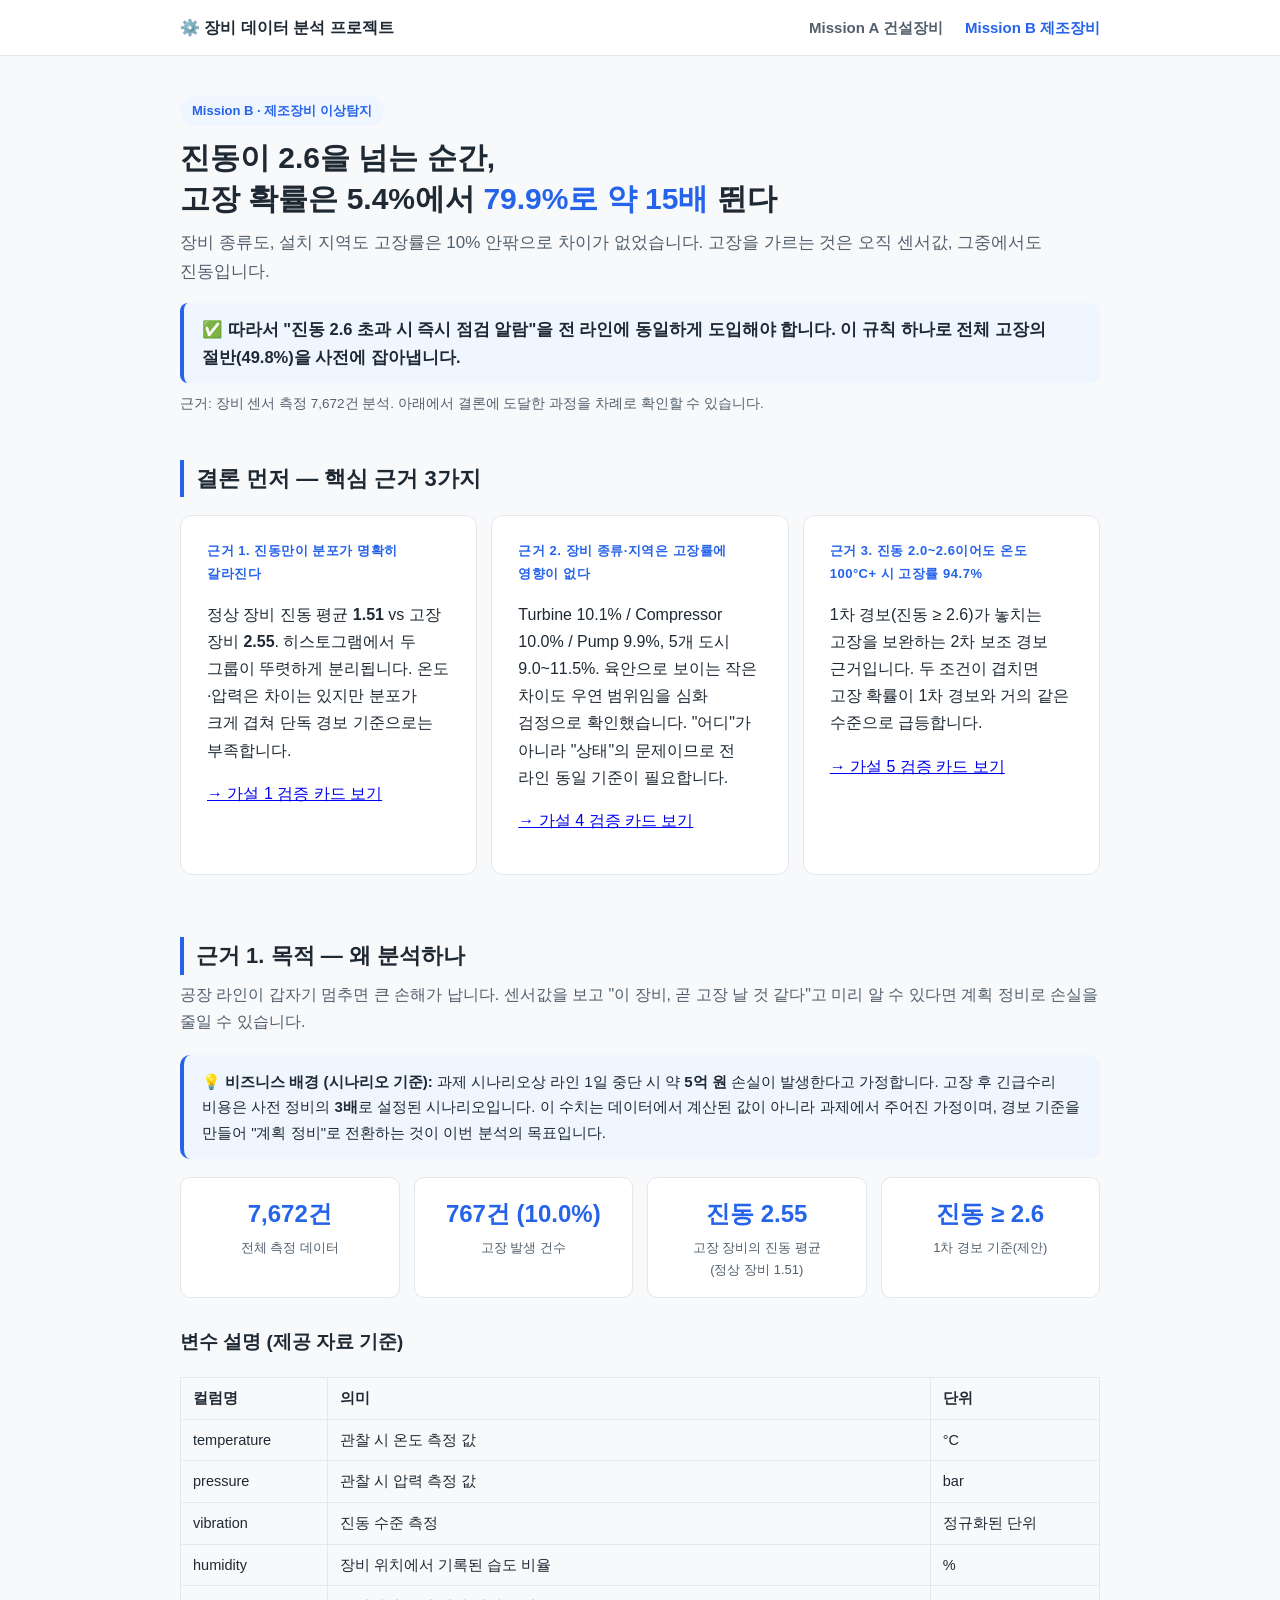
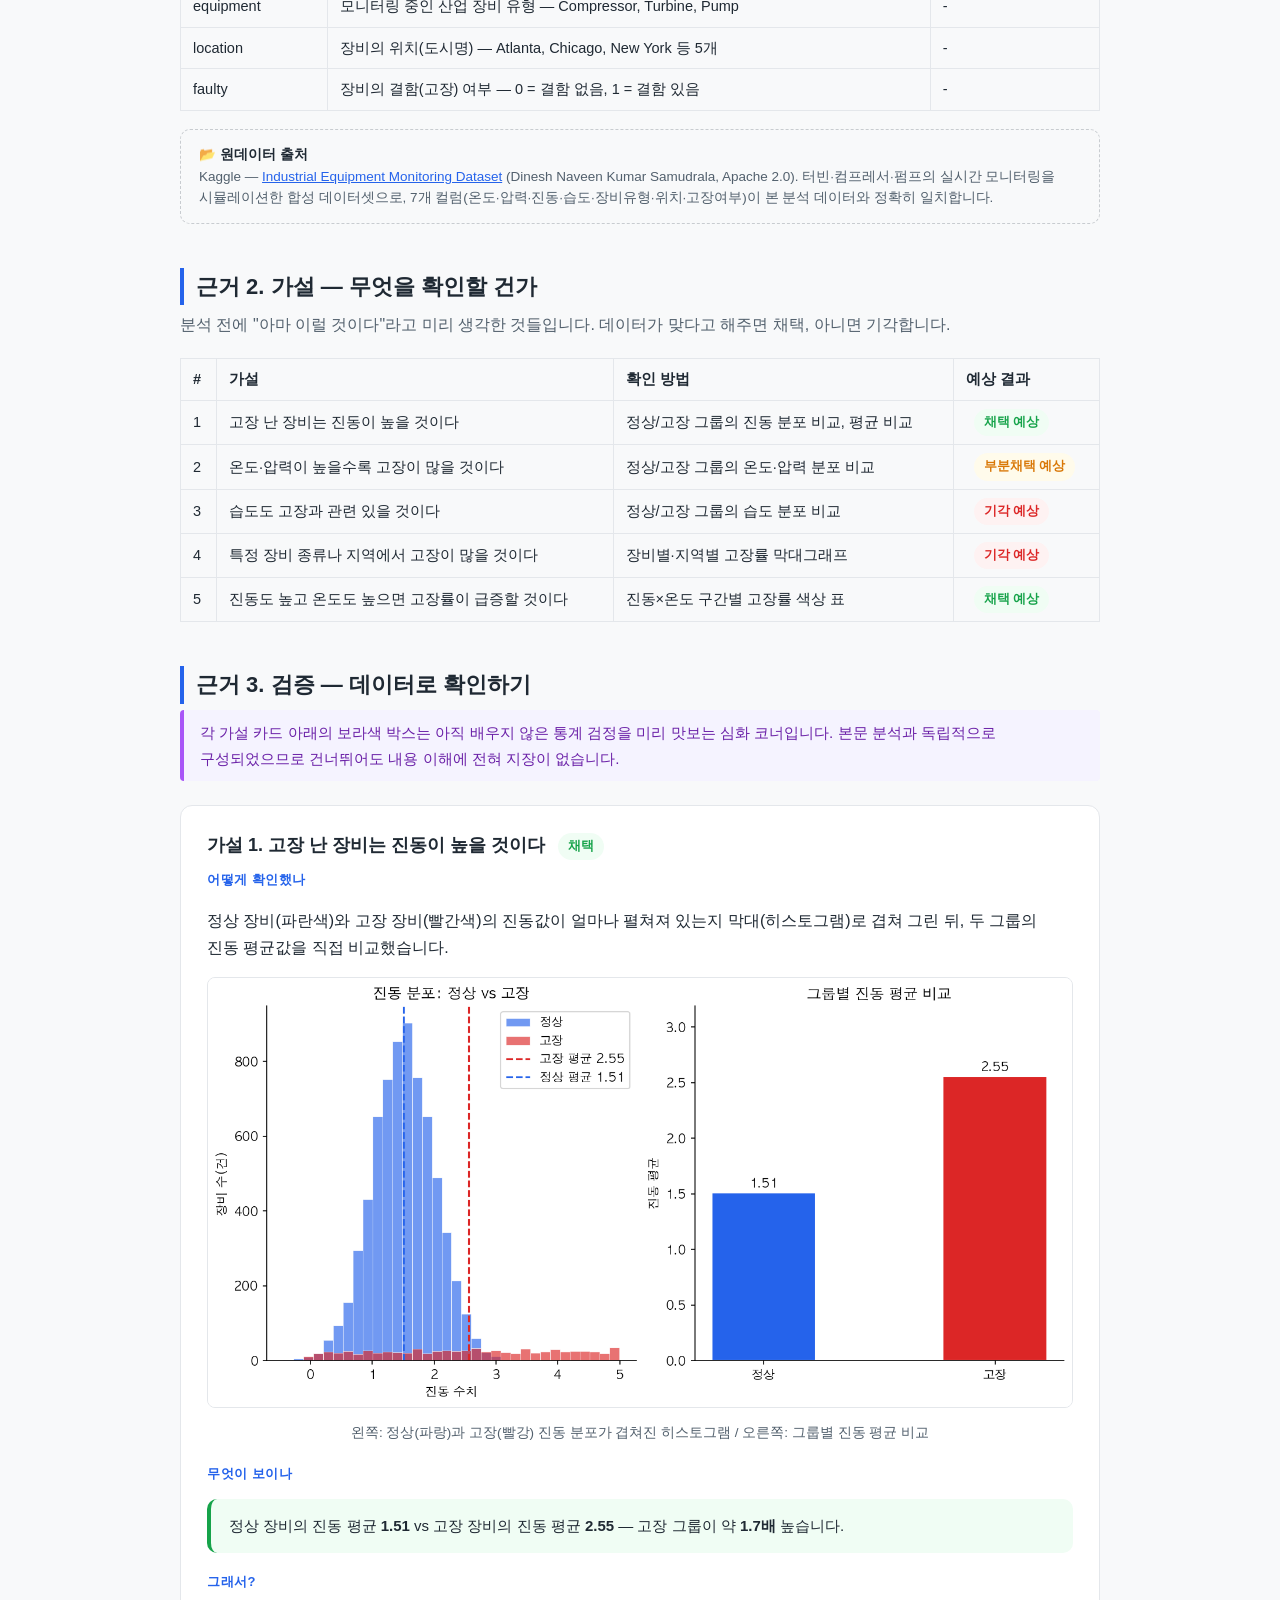
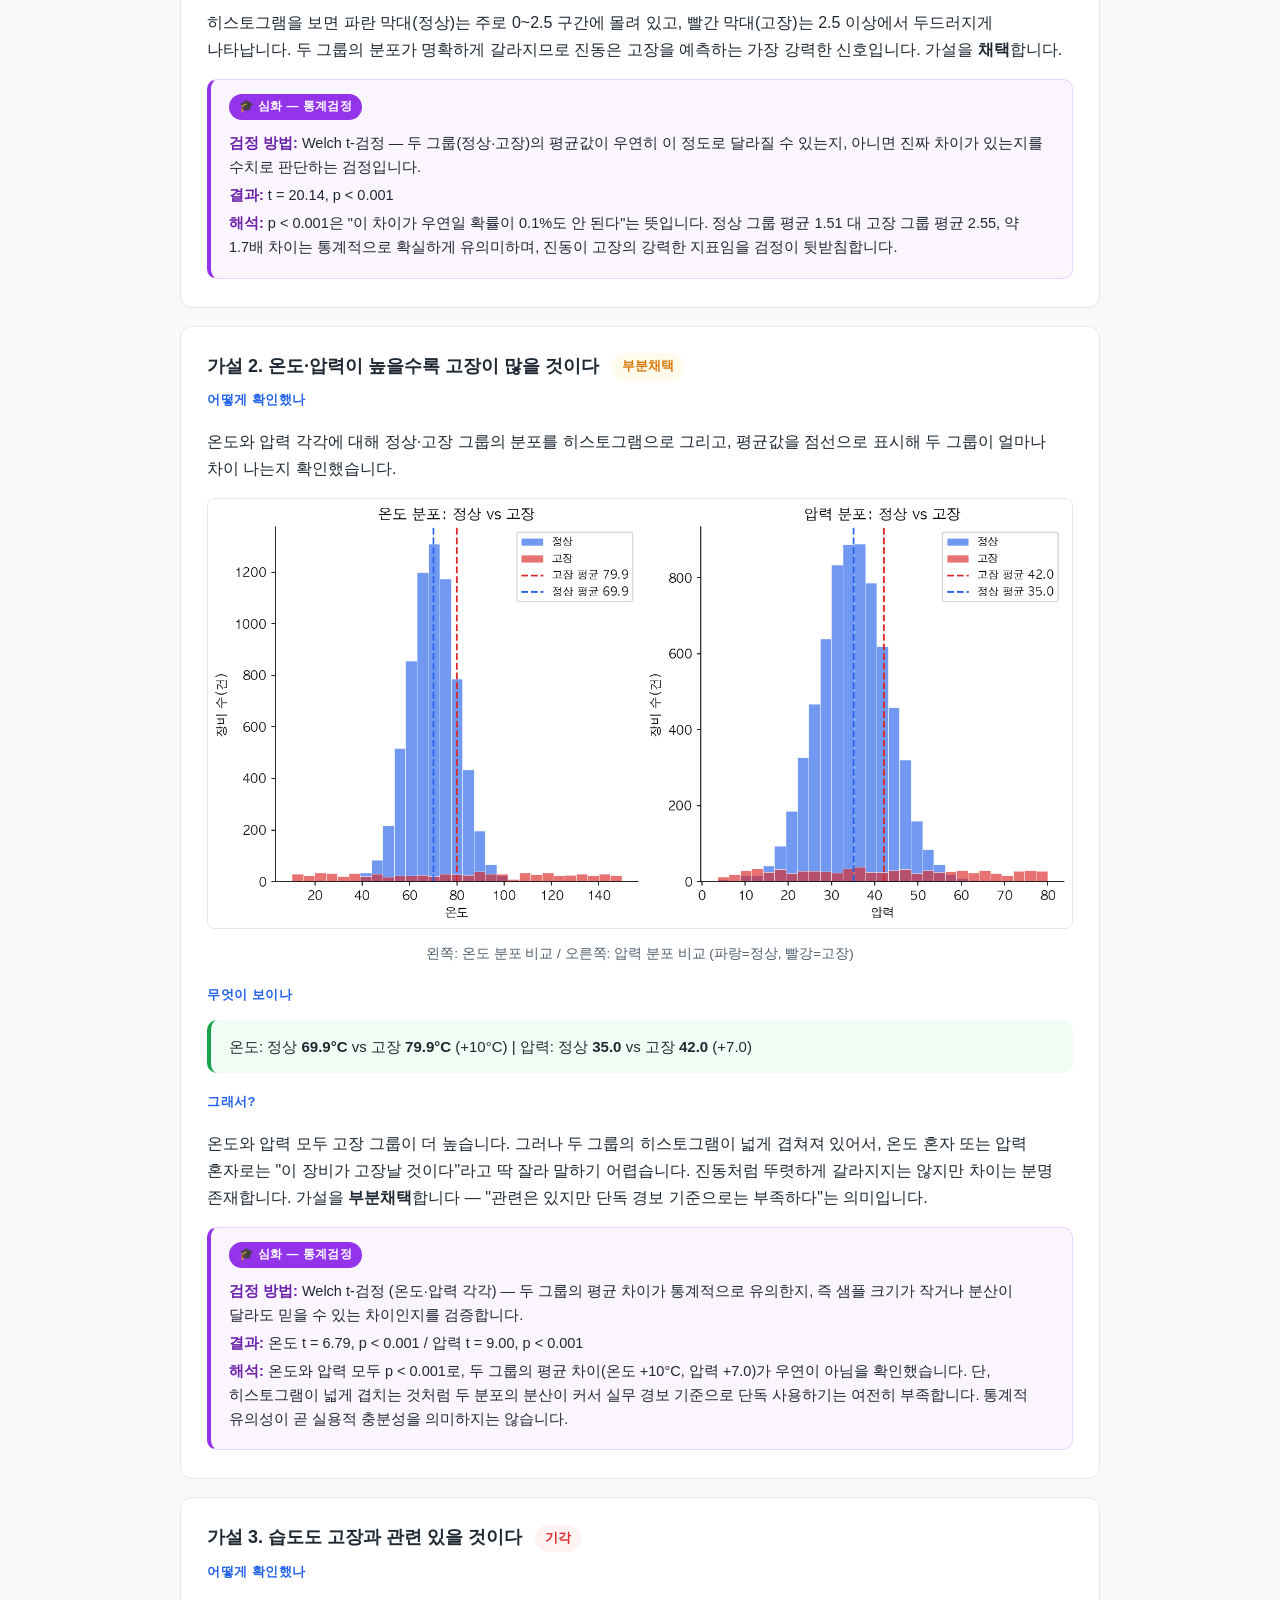
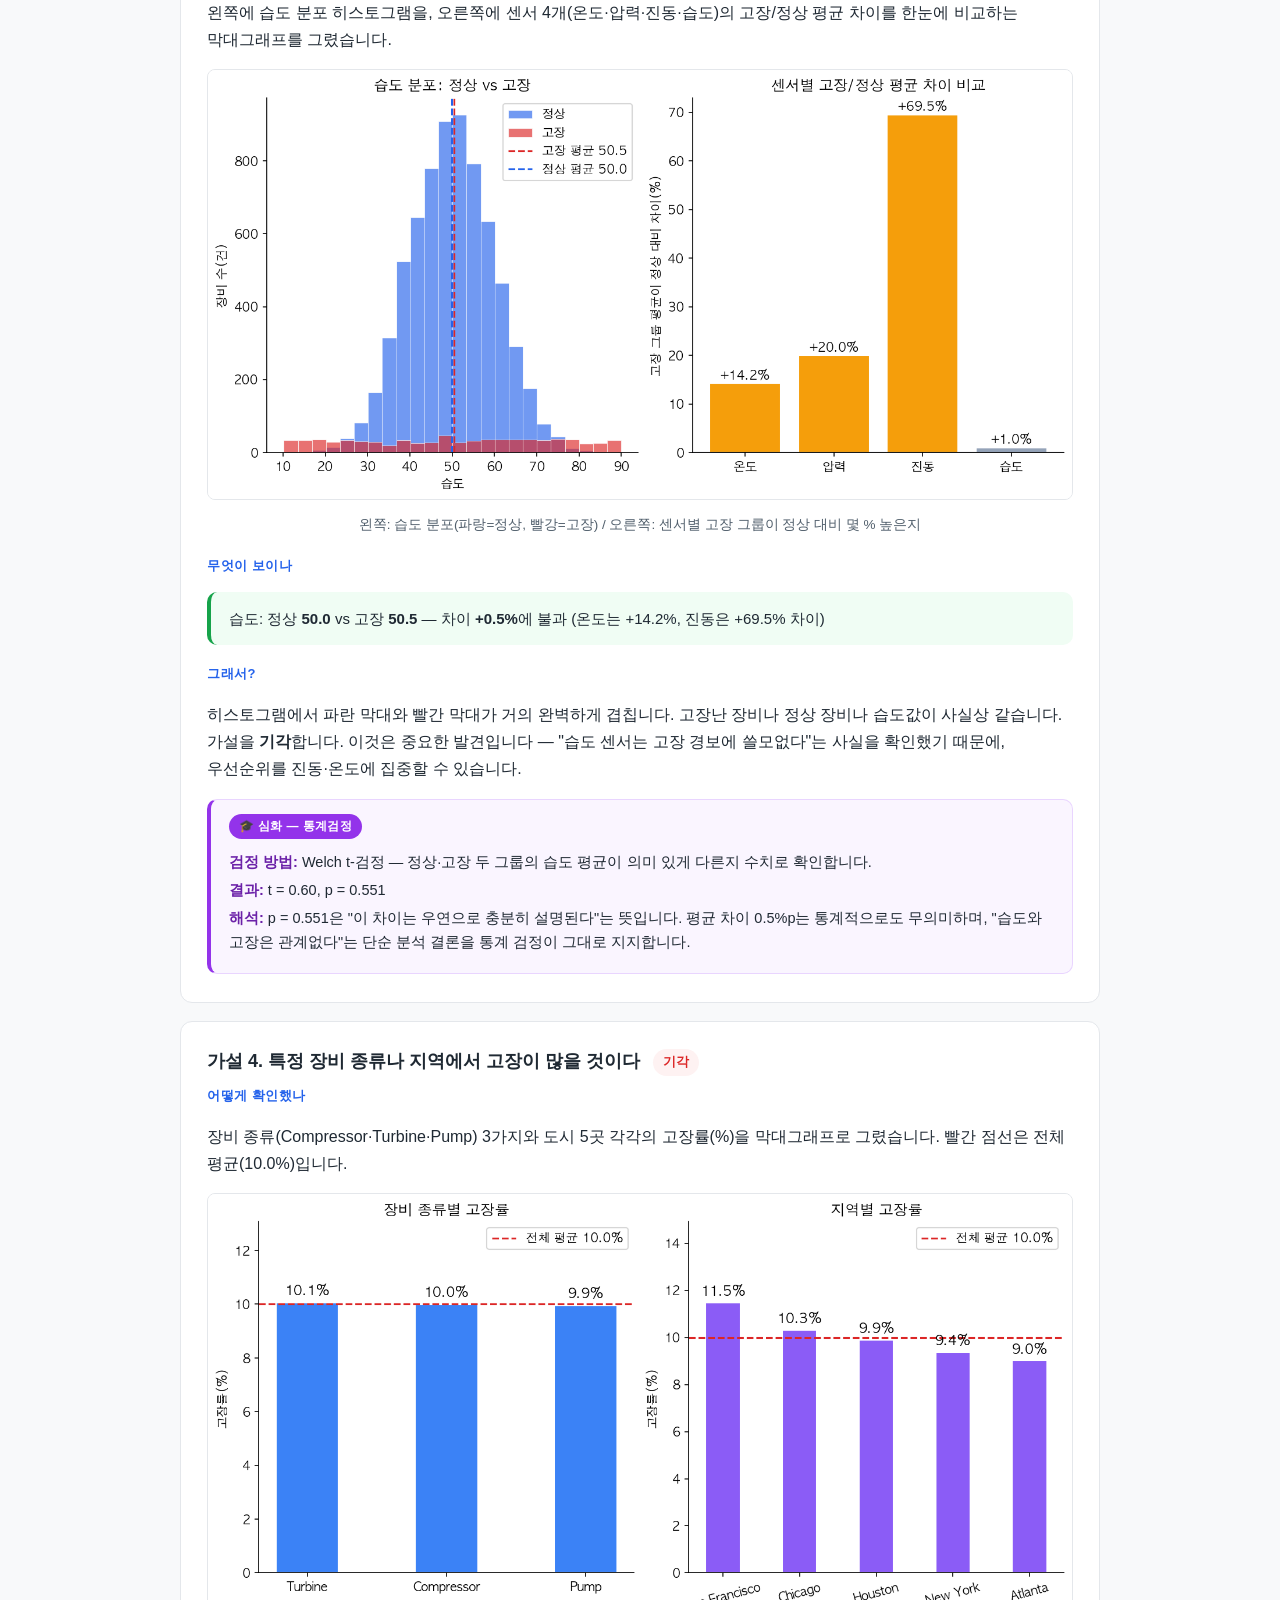
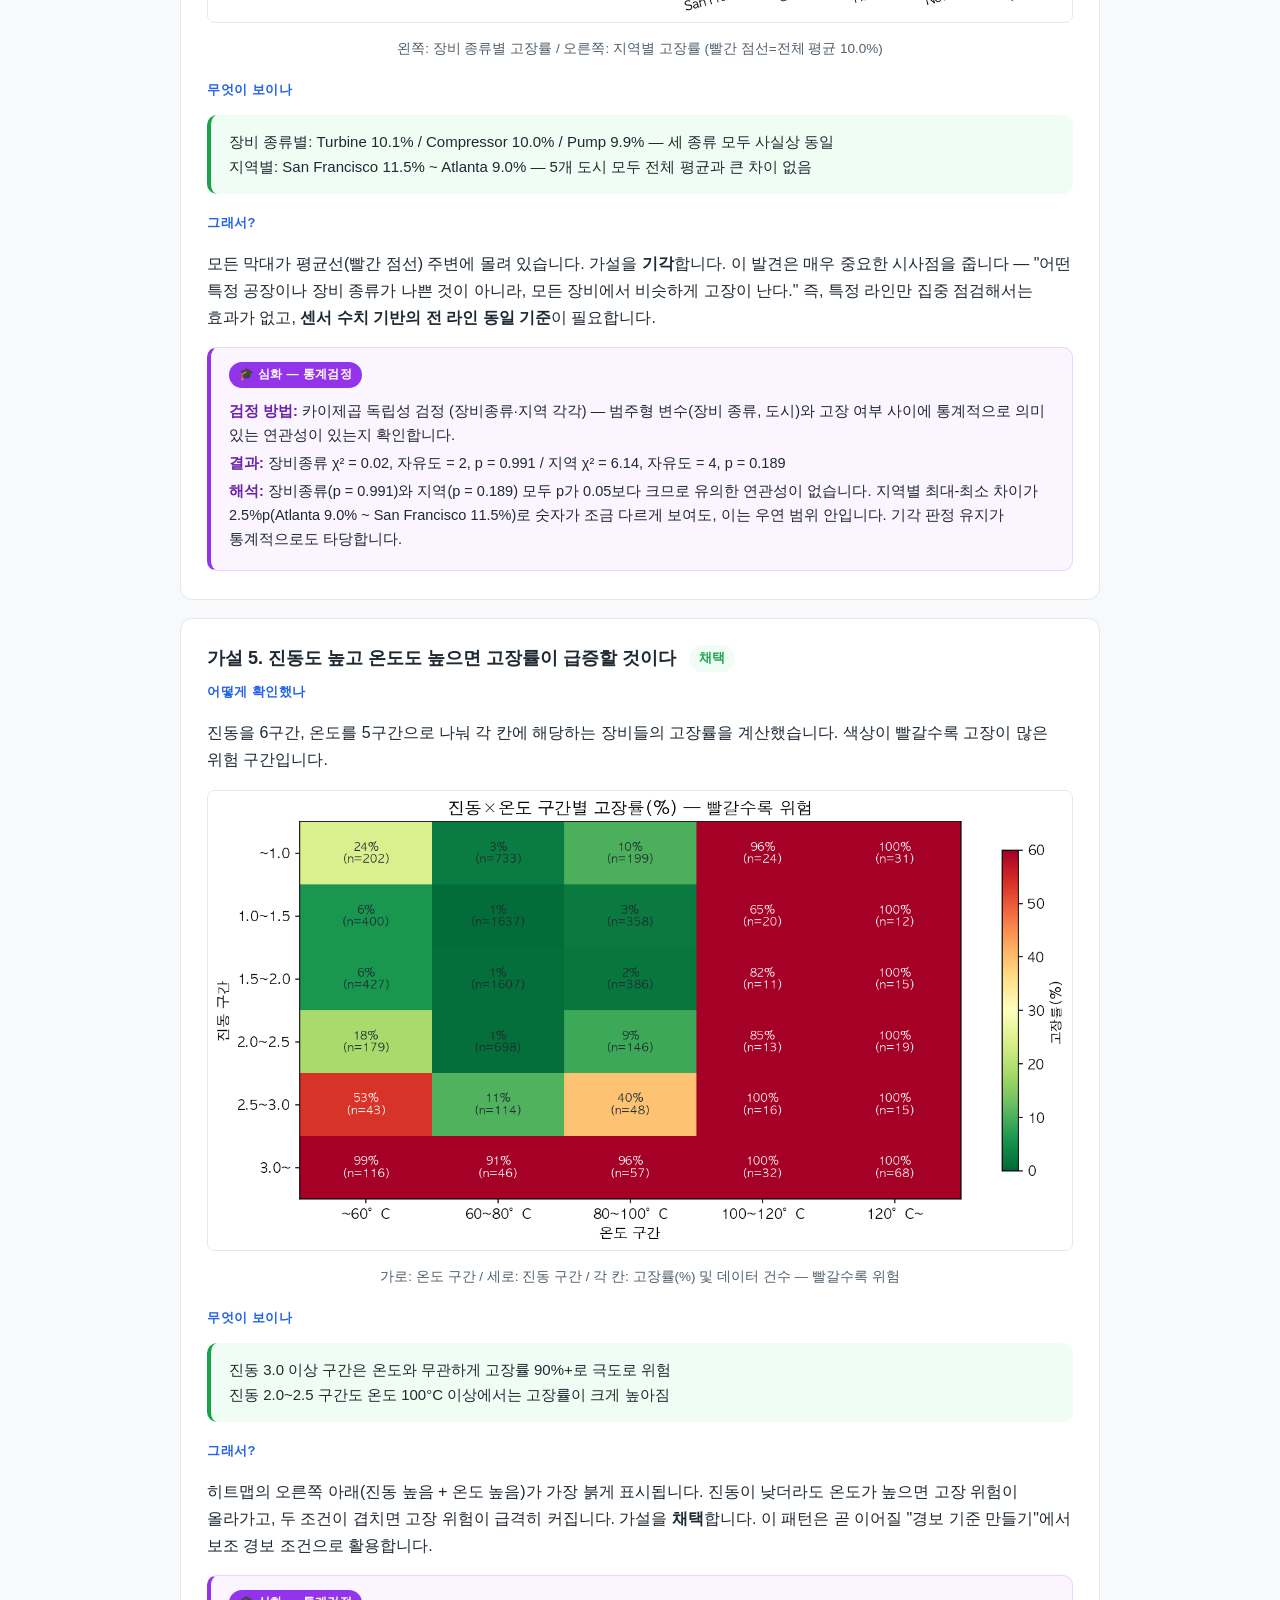
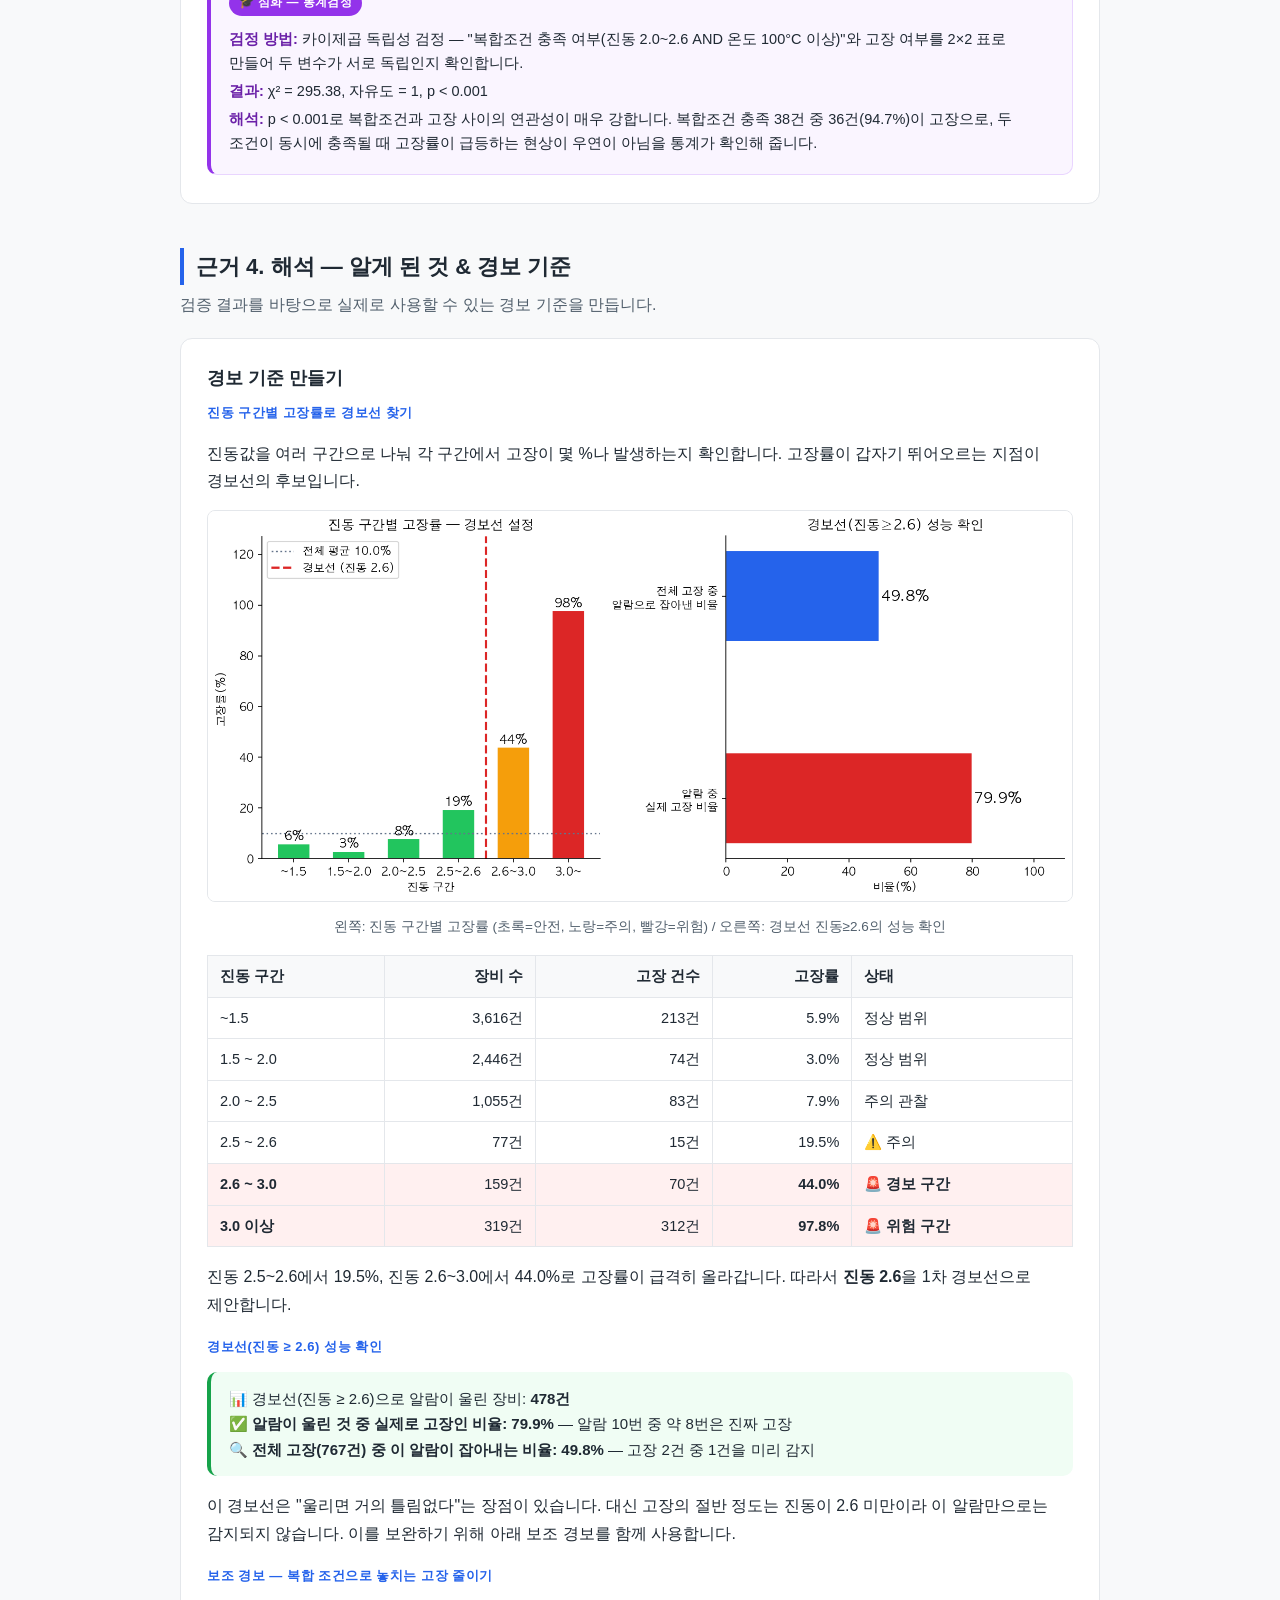
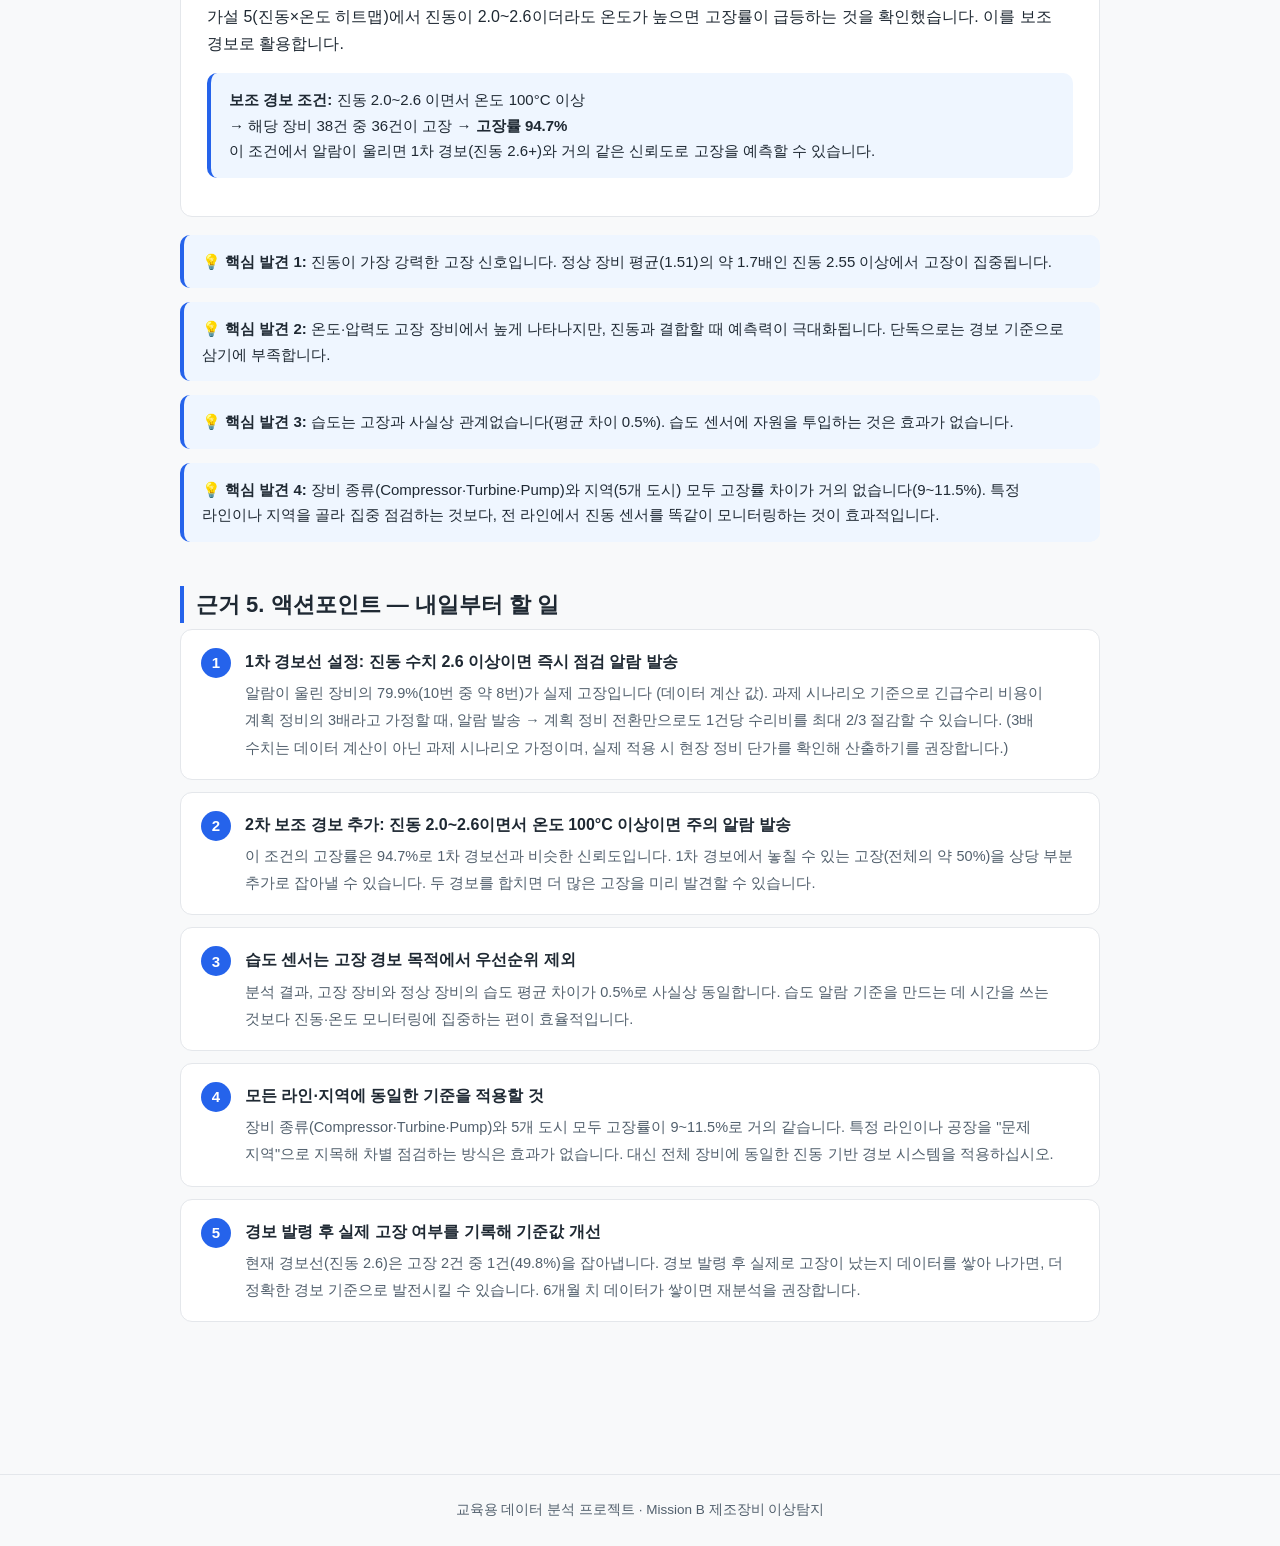
<file: docs/mission-b.html>
<!DOCTYPE html>
<html lang="ko">
<head>
<meta charset="UTF-8"><meta name="viewport" content="width=device-width, initial-scale=1">
<title>Mission B — 제조장비 이상탐지 분석</title>
<link rel="stylesheet" href="assets/style.css">
</head>
<body>

<nav class="nav"><div class="nav-inner">
  <a class="brand" href="index.html">⚙️ 장비 데이터 분석 프로젝트</a>
  <a href="mission-a.html">Mission A 건설장비</a>
  <a href="mission-b.html" class="active">Mission B 제조장비</a>
</div></nav>

<div class="wrap">

  <!-- ── Hero ── -->
  <header class="hero">
    <span class="tag">Mission B · 제조장비 이상탐지</span>
    <h1>진동이 2.6을 넘는 순간,<br>고장 확률은 5.4%에서 <span class="headline-num">79.9%로 약 15배</span> 뛴다</h1>
    <p>장비 종류도, 설치 지역도 고장률은 10% 안팎으로 차이가 없었습니다. 고장을 가르는 것은 오직 센서값, 그중에서도 진동입니다.</p>
    <div class="therefore">✅ 따라서 "진동 2.6 초과 시 즉시 점검 알람"을 전 라인에 동일하게 도입해야 합니다. 이 규칙 하나로 전체 고장의 절반(49.8%)을 사전에 잡아냅니다.</div>
    <p class="basis-note">근거: 장비 센서 측정 7,672건 분석. 아래에서 결론에 도달한 과정을 차례로 확인할 수 있습니다.</p>
  </header>

  <!-- ── 결론 요약 ── -->
  <section class="section">
    <h2>결론 먼저 — 핵심 근거 3가지</h2>
    <div class="kpi-row">
      <div class="card" style="flex:1;">
        <p class="step-label">근거 1. 진동만이 분포가 명확히 갈라진다</p>
        <p>정상 장비 진동 평균 <strong>1.51</strong> vs 고장 장비 <strong>2.55</strong>. 히스토그램에서 두 그룹이 뚜렷하게 분리됩니다. 온도·압력은 차이는 있지만 분포가 크게 겹쳐 단독 경보 기준으로는 부족합니다.</p>
        <p><a href="#h1">→ 가설 1 검증 카드 보기</a></p>
      </div>
      <div class="card" style="flex:1;">
        <p class="step-label">근거 2. 장비 종류·지역은 고장률에 영향이 없다</p>
        <p>Turbine 10.1% / Compressor 10.0% / Pump 9.9%, 5개 도시 9.0~11.5%. 육안으로 보이는 작은 차이도 우연 범위임을 심화 검정으로 확인했습니다. "어디"가 아니라 "상태"의 문제이므로 전 라인 동일 기준이 필요합니다.</p>
        <p><a href="#h4">→ 가설 4 검증 카드 보기</a></p>
      </div>
      <div class="card" style="flex:1;">
        <p class="step-label">근거 3. 진동 2.0~2.6이어도 온도 100°C+ 시 고장률 94.7%</p>
        <p>1차 경보(진동 ≥ 2.6)가 놓치는 고장을 보완하는 2차 보조 경보 근거입니다. 두 조건이 겹치면 고장 확률이 1차 경보와 거의 같은 수준으로 급등합니다.</p>
        <p><a href="#h5">→ 가설 5 검증 카드 보기</a></p>
      </div>
    </div>
  </section>

  <!-- ── 근거 1. 목적 ── -->
  <section class="section">
    <h2>근거 1. 목적 — 왜 분석하나</h2>
    <p class="lead">공장 라인이 갑자기 멈추면 큰 손해가 납니다. 센서값을 보고 "이 장비, 곧 고장 날 것 같다"고 미리 알 수 있다면 계획 정비로 손실을 줄일 수 있습니다.</p>

    <div class="callout insight">
      💡 <strong>비즈니스 배경 (시나리오 기준):</strong> 과제 시나리오상 라인 1일 중단 시 약 <strong>5억 원</strong> 손실이 발생한다고 가정합니다. 고장 후 긴급수리 비용은 사전 정비의 <strong>3배</strong>로 설정된 시나리오입니다. 이 수치는 데이터에서 계산된 값이 아니라 과제에서 주어진 가정이며, 경보 기준을 만들어 "계획 정비"로 전환하는 것이 이번 분석의 목표입니다.
    </div>

    <div class="kpi-row">
      <div class="kpi"><div class="v">7,672건</div><div class="k">전체 측정 데이터</div></div>
      <div class="kpi"><div class="v">767건 (10.0%)</div><div class="k">고장 발생 건수</div></div>
      <div class="kpi"><div class="v">진동 2.55</div><div class="k">고장 장비의 진동 평균<br>(정상 장비 1.51)</div></div>
      <div class="kpi"><div class="v">진동 ≥ 2.6</div><div class="k">1차 경보 기준(제안)</div></div>
    </div>

    <h3 style="margin-top:28px;">변수 설명 (제공 자료 기준)</h3>
    <table>
      <thead>
        <tr><th>컬럼명</th><th>의미</th><th>단위</th></tr>
      </thead>
      <tbody>
        <tr><td>temperature</td><td>관찰 시 온도 측정 값</td><td>°C</td></tr>
        <tr><td>pressure</td><td>관찰 시 압력 측정 값</td><td>bar</td></tr>
        <tr><td>vibration</td><td>진동 수준 측정</td><td>정규화된 단위</td></tr>
        <tr><td>humidity</td><td>장비 위치에서 기록된 습도 비율</td><td>%</td></tr>
        <tr><td>equipment</td><td>모니터링 중인 산업 장비 유형 — Compressor, Turbine, Pump</td><td>-</td></tr>
        <tr><td>location</td><td>장비의 위치(도시명) — Atlanta, Chicago, New York 등 5개</td><td>-</td></tr>
        <tr><td>faulty</td><td>장비의 결함(고장) 여부 — 0 = 결함 없음, 1 = 결함 있음</td><td>-</td></tr>
      </tbody>
    </table>

    <div class="src-box">
      <strong>📂 원데이터 출처</strong><br>
      Kaggle — <a href="https://www.kaggle.com/datasets/dnkumars/industrial-equipment-monitoring-dataset">Industrial Equipment Monitoring Dataset</a> (Dinesh Naveen Kumar Samudrala, Apache 2.0). 터빈·컴프레서·펌프의 실시간 모니터링을 시뮬레이션한 합성 데이터셋으로, 7개 컬럼(온도·압력·진동·습도·장비유형·위치·고장여부)이 본 분석 데이터와 정확히 일치합니다.
    </div>
  </section>

  <!-- ── 근거 2. 가설 ── -->
  <section class="section">
    <h2>근거 2. 가설 — 무엇을 확인할 건가</h2>
    <p class="lead">분석 전에 "아마 이럴 것이다"라고 미리 생각한 것들입니다. 데이터가 맞다고 해주면 채택, 아니면 기각합니다.</p>

    <table>
      <thead>
        <tr>
          <th>#</th>
          <th>가설</th>
          <th>확인 방법</th>
          <th>예상 결과</th>
        </tr>
      </thead>
      <tbody>
        <tr>
          <td>1</td>
          <td>고장 난 장비는 진동이 높을 것이다</td>
          <td>정상/고장 그룹의 진동 분포 비교, 평균 비교</td>
          <td><span class="badge ok">채택 예상</span></td>
        </tr>
        <tr>
          <td>2</td>
          <td>온도·압력이 높을수록 고장이 많을 것이다</td>
          <td>정상/고장 그룹의 온도·압력 분포 비교</td>
          <td><span class="badge partial">부분채택 예상</span></td>
        </tr>
        <tr>
          <td>3</td>
          <td>습도도 고장과 관련 있을 것이다</td>
          <td>정상/고장 그룹의 습도 분포 비교</td>
          <td><span class="badge no">기각 예상</span></td>
        </tr>
        <tr>
          <td>4</td>
          <td>특정 장비 종류나 지역에서 고장이 많을 것이다</td>
          <td>장비별·지역별 고장률 막대그래프</td>
          <td><span class="badge no">기각 예상</span></td>
        </tr>
        <tr>
          <td>5</td>
          <td>진동도 높고 온도도 높으면 고장률이 급증할 것이다</td>
          <td>진동×온도 구간별 고장률 색상 표</td>
          <td><span class="badge ok">채택 예상</span></td>
        </tr>
      </tbody>
    </table>
  </section>

  <!-- ── 근거 3. 검증 ── -->
  <section class="section">
    <h2>근거 3. 검증 — 데이터로 확인하기</h2>

    <p class="lead" style="font-size:0.95em;color:#6b21a8;background:#f5f3ff;border-left:4px solid #a855f7;padding:10px 16px;border-radius:4px;margin-bottom:24px;">각 가설 카드 아래의 보라색 박스는 아직 배우지 않은 통계 검정을 미리 맛보는 심화 코너입니다. 본문 분석과 독립적으로 구성되었으므로 건너뛰어도 내용 이해에 전혀 지장이 없습니다.</p>

    <!-- 가설 1 -->
    <div class="card" id="h1">
      <h3>가설 1. 고장 난 장비는 진동이 높을 것이다 <span class="badge ok">채택</span></h3>

      <p class="step-label">어떻게 확인했나</p>
      <p>정상 장비(파란색)와 고장 장비(빨간색)의 진동값이 얼마나 펼쳐져 있는지 막대(히스토그램)로 겹쳐 그린 뒤, 두 그룹의 진동 평균값을 직접 비교했습니다.</p>

      <figure>
        <img src="charts/b/b1_vibration.png" alt="진동 분포: 정상 vs 고장 히스토그램 및 그룹 평균 비교">
        <figcaption>왼쪽: 정상(파랑)과 고장(빨강) 진동 분포가 겹쳐진 히스토그램 / 오른쪽: 그룹별 진동 평균 비교</figcaption>
      </figure>

      <p class="step-label">무엇이 보이나</p>
      <div class="callout result">
        정상 장비의 진동 평균 <strong>1.51</strong> vs 고장 장비의 진동 평균 <strong>2.55</strong> — 고장 그룹이 약 <strong>1.7배</strong> 높습니다.
      </div>

      <p class="step-label">그래서?</p>
      <p>히스토그램을 보면 파란 막대(정상)는 주로 0~2.5 구간에 몰려 있고, 빨간 막대(고장)는 2.5 이상에서 두드러지게 나타납니다. 두 그룹의 분포가 명확하게 갈라지므로 진동은 고장을 예측하는 가장 강력한 신호입니다. 가설을 <strong>채택</strong>합니다.</p>

      <div class="deep-dive">
        <span class="dd-label">🎓 심화 — 통계검정</span>
        <p><strong>검정 방법:</strong> Welch t-검정 — 두 그룹(정상·고장)의 평균값이 우연히 이 정도로 달라질 수 있는지, 아니면 진짜 차이가 있는지를 수치로 판단하는 검정입니다.</p>
        <p><strong>결과:</strong> t = 20.14, p &lt; 0.001</p>
        <p><strong>해석:</strong> p &lt; 0.001은 "이 차이가 우연일 확률이 0.1%도 안 된다"는 뜻입니다. 정상 그룹 평균 1.51 대 고장 그룹 평균 2.55, 약 1.7배 차이는 통계적으로 확실하게 유의미하며, 진동이 고장의 강력한 지표임을 검정이 뒷받침합니다.</p>
      </div>
    </div>

    <!-- 가설 2 -->
    <div class="card">
      <h3>가설 2. 온도·압력이 높을수록 고장이 많을 것이다 <span class="badge partial">부분채택</span></h3>

      <p class="step-label">어떻게 확인했나</p>
      <p>온도와 압력 각각에 대해 정상·고장 그룹의 분포를 히스토그램으로 그리고, 평균값을 점선으로 표시해 두 그룹이 얼마나 차이 나는지 확인했습니다.</p>

      <figure>
        <img src="charts/b/b2_temp_pressure.png" alt="온도·압력 분포: 정상 vs 고장 히스토그램">
        <figcaption>왼쪽: 온도 분포 비교 / 오른쪽: 압력 분포 비교 (파랑=정상, 빨강=고장)</figcaption>
      </figure>

      <p class="step-label">무엇이 보이나</p>
      <div class="callout result">
        온도: 정상 <strong>69.9°C</strong> vs 고장 <strong>79.9°C</strong> (+10°C) | 압력: 정상 <strong>35.0</strong> vs 고장 <strong>42.0</strong> (+7.0)
      </div>

      <p class="step-label">그래서?</p>
      <p>온도와 압력 모두 고장 그룹이 더 높습니다. 그러나 두 그룹의 히스토그램이 넓게 겹쳐져 있어서, 온도 혼자 또는 압력 혼자로는 "이 장비가 고장날 것이다"라고 딱 잘라 말하기 어렵습니다. 진동처럼 뚜렷하게 갈라지지는 않지만 차이는 분명 존재합니다. 가설을 <strong>부분채택</strong>합니다 — "관련은 있지만 단독 경보 기준으로는 부족하다"는 의미입니다.</p>

      <div class="deep-dive">
        <span class="dd-label">🎓 심화 — 통계검정</span>
        <p><strong>검정 방법:</strong> Welch t-검정 (온도·압력 각각) — 두 그룹의 평균 차이가 통계적으로 유의한지, 즉 샘플 크기가 작거나 분산이 달라도 믿을 수 있는 차이인지를 검증합니다.</p>
        <p><strong>결과:</strong> 온도 t = 6.79, p &lt; 0.001 / 압력 t = 9.00, p &lt; 0.001</p>
        <p><strong>해석:</strong> 온도와 압력 모두 p &lt; 0.001로, 두 그룹의 평균 차이(온도 +10°C, 압력 +7.0)가 우연이 아님을 확인했습니다. 단, 히스토그램이 넓게 겹치는 것처럼 두 분포의 분산이 커서 실무 경보 기준으로 단독 사용하기는 여전히 부족합니다. 통계적 유의성이 곧 실용적 충분성을 의미하지는 않습니다.</p>
      </div>
    </div>

    <!-- 가설 3 -->
    <div class="card">
      <h3>가설 3. 습도도 고장과 관련 있을 것이다 <span class="badge no">기각</span></h3>

      <p class="step-label">어떻게 확인했나</p>
      <p>왼쪽에 습도 분포 히스토그램을, 오른쪽에 센서 4개(온도·압력·진동·습도)의 고장/정상 평균 차이를 한눈에 비교하는 막대그래프를 그렸습니다.</p>

      <figure>
        <img src="charts/b/b3_humidity_sensor_diff.png" alt="습도 분포 비교 및 센서별 고장-정상 평균 차이">
        <figcaption>왼쪽: 습도 분포(파랑=정상, 빨강=고장) / 오른쪽: 센서별 고장 그룹이 정상 대비 몇 % 높은지</figcaption>
      </figure>

      <p class="step-label">무엇이 보이나</p>
      <div class="callout result">
        습도: 정상 <strong>50.0</strong> vs 고장 <strong>50.5</strong> — 차이 <strong>+0.5%</strong>에 불과 (온도는 +14.2%, 진동은 +69.5% 차이)
      </div>

      <p class="step-label">그래서?</p>
      <p>히스토그램에서 파란 막대와 빨간 막대가 거의 완벽하게 겹칩니다. 고장난 장비나 정상 장비나 습도값이 사실상 같습니다. 가설을 <strong>기각</strong>합니다. 이것은 중요한 발견입니다 — "습도 센서는 고장 경보에 쓸모없다"는 사실을 확인했기 때문에, 우선순위를 진동·온도에 집중할 수 있습니다.</p>

      <div class="deep-dive">
        <span class="dd-label">🎓 심화 — 통계검정</span>
        <p><strong>검정 방법:</strong> Welch t-검정 — 정상·고장 두 그룹의 습도 평균이 의미 있게 다른지 수치로 확인합니다.</p>
        <p><strong>결과:</strong> t = 0.60, p = 0.551</p>
        <p><strong>해석:</strong> p = 0.551은 "이 차이는 우연으로 충분히 설명된다"는 뜻입니다. 평균 차이 0.5%p는 통계적으로도 무의미하며, "습도와 고장은 관계없다"는 단순 분석 결론을 통계 검정이 그대로 지지합니다.</p>
      </div>
    </div>

    <!-- 가설 4 -->
    <div class="card" id="h4">
      <h3>가설 4. 특정 장비 종류나 지역에서 고장이 많을 것이다 <span class="badge no">기각</span></h3>

      <p class="step-label">어떻게 확인했나</p>
      <p>장비 종류(Compressor·Turbine·Pump) 3가지와 도시 5곳 각각의 고장률(%)을 막대그래프로 그렸습니다. 빨간 점선은 전체 평균(10.0%)입니다.</p>

      <figure>
        <img src="charts/b/b4_equip_location.png" alt="장비별·지역별 고장률 막대그래프">
        <figcaption>왼쪽: 장비 종류별 고장률 / 오른쪽: 지역별 고장률 (빨간 점선=전체 평균 10.0%)</figcaption>
      </figure>

      <p class="step-label">무엇이 보이나</p>
      <div class="callout result">
        장비 종류별: Turbine 10.1% / Compressor 10.0% / Pump 9.9% — 세 종류 모두 사실상 동일 <br>
        지역별: San Francisco 11.5% ~ Atlanta 9.0% — 5개 도시 모두 전체 평균과 큰 차이 없음
      </div>

      <p class="step-label">그래서?</p>
      <p>모든 막대가 평균선(빨간 점선) 주변에 몰려 있습니다. 가설을 <strong>기각</strong>합니다. 이 발견은 매우 중요한 시사점을 줍니다 — "어떤 특정 공장이나 장비 종류가 나쁜 것이 아니라, 모든 장비에서 비슷하게 고장이 난다." 즉, 특정 라인만 집중 점검해서는 효과가 없고, <strong>센서 수치 기반의 전 라인 동일 기준</strong>이 필요합니다.</p>

      <div class="deep-dive">
        <span class="dd-label">🎓 심화 — 통계검정</span>
        <p><strong>검정 방법:</strong> 카이제곱 독립성 검정 (장비종류·지역 각각) — 범주형 변수(장비 종류, 도시)와 고장 여부 사이에 통계적으로 의미 있는 연관성이 있는지 확인합니다.</p>
        <p><strong>결과:</strong> 장비종류 χ² = 0.02, 자유도 = 2, p = 0.991 / 지역 χ² = 6.14, 자유도 = 4, p = 0.189</p>
        <p><strong>해석:</strong> 장비종류(p = 0.991)와 지역(p = 0.189) 모두 p가 0.05보다 크므로 유의한 연관성이 없습니다. 지역별 최대-최소 차이가 2.5%p(Atlanta 9.0% ~ San Francisco 11.5%)로 숫자가 조금 다르게 보여도, 이는 우연 범위 안입니다. 기각 판정 유지가 통계적으로도 타당합니다.</p>
      </div>
    </div>

    <!-- 가설 5 -->
    <div class="card" id="h5">
      <h3>가설 5. 진동도 높고 온도도 높으면 고장률이 급증할 것이다 <span class="badge ok">채택</span></h3>

      <p class="step-label">어떻게 확인했나</p>
      <p>진동을 6구간, 온도를 5구간으로 나눠 각 칸에 해당하는 장비들의 고장률을 계산했습니다. 색상이 빨갈수록 고장이 많은 위험 구간입니다.</p>

      <figure>
        <img src="charts/b/b5_vib_temp_heatmap.png" alt="진동×온도 구간별 고장률 히트맵">
        <figcaption>가로: 온도 구간 / 세로: 진동 구간 / 각 칸: 고장률(%) 및 데이터 건수 — 빨갈수록 위험</figcaption>
      </figure>

      <p class="step-label">무엇이 보이나</p>
      <div class="callout result">
        진동 3.0 이상 구간은 온도와 무관하게 고장률 90%+로 극도로 위험 <br>
        진동 2.0~2.5 구간도 온도 100°C 이상에서는 고장률이 크게 높아짐
      </div>

      <p class="step-label">그래서?</p>
      <p>히트맵의 오른쪽 아래(진동 높음 + 온도 높음)가 가장 붉게 표시됩니다. 진동이 낮더라도 온도가 높으면 고장 위험이 올라가고, 두 조건이 겹치면 고장 위험이 급격히 커집니다. 가설을 <strong>채택</strong>합니다. 이 패턴은 곧 이어질 "경보 기준 만들기"에서 보조 경보 조건으로 활용합니다.</p>

      <div class="deep-dive">
        <span class="dd-label">🎓 심화 — 통계검정</span>
        <p><strong>검정 방법:</strong> 카이제곱 독립성 검정 — "복합조건 충족 여부(진동 2.0~2.6 AND 온도 100°C 이상)"와 고장 여부를 2×2 표로 만들어 두 변수가 서로 독립인지 확인합니다.</p>
        <p><strong>결과:</strong> χ² = 295.38, 자유도 = 1, p &lt; 0.001</p>
        <p><strong>해석:</strong> p &lt; 0.001로 복합조건과 고장 사이의 연관성이 매우 강합니다. 복합조건 충족 38건 중 36건(94.7%)이 고장으로, 두 조건이 동시에 충족될 때 고장률이 급등하는 현상이 우연이 아님을 통계가 확인해 줍니다.</p>
      </div>
    </div>

  </section>

  <!-- ── 근거 4. 해석 & 경보 기준 ── -->
  <section class="section">
    <h2>근거 4. 해석 — 알게 된 것 &amp; 경보 기준</h2>

    <p class="lead">검증 결과를 바탕으로 실제로 사용할 수 있는 경보 기준을 만듭니다.</p>

    <div class="card">
      <h3>경보 기준 만들기</h3>

      <p class="step-label">진동 구간별 고장률로 경보선 찾기</p>
      <p>진동값을 여러 구간으로 나눠 각 구간에서 고장이 몇 %나 발생하는지 확인합니다. 고장률이 갑자기 뛰어오르는 지점이 경보선의 후보입니다.</p>

      <figure>
        <img src="charts/b/b6_alert_threshold.png" alt="진동 구간별 고장률 막대그래프 및 경보선 성능">
        <figcaption>왼쪽: 진동 구간별 고장률 (초록=안전, 노랑=주의, 빨강=위험) / 오른쪽: 경보선 진동≥2.6의 성능 확인</figcaption>
      </figure>

      <table>
        <thead>
          <tr>
            <th>진동 구간</th>
            <th class="num">장비 수</th>
            <th class="num">고장 건수</th>
            <th class="num">고장률</th>
            <th>상태</th>
          </tr>
        </thead>
        <tbody>
          <tr>
            <td>~1.5</td>
            <td class="num">3,616건</td>
            <td class="num">213건</td>
            <td class="num">5.9%</td>
            <td>정상 범위</td>
          </tr>
          <tr>
            <td>1.5 ~ 2.0</td>
            <td class="num">2,446건</td>
            <td class="num">74건</td>
            <td class="num">3.0%</td>
            <td>정상 범위</td>
          </tr>
          <tr>
            <td>2.0 ~ 2.5</td>
            <td class="num">1,055건</td>
            <td class="num">83건</td>
            <td class="num">7.9%</td>
            <td>주의 관찰</td>
          </tr>
          <tr>
            <td>2.5 ~ 2.6</td>
            <td class="num">77건</td>
            <td class="num">15건</td>
            <td class="num">19.5%</td>
            <td>⚠️ 주의</td>
          </tr>
          <tr style="background:#fff0f0">
            <td><strong>2.6 ~ 3.0</strong></td>
            <td class="num">159건</td>
            <td class="num">70건</td>
            <td class="num"><strong>44.0%</strong></td>
            <td>🚨 <strong>경보 구간</strong></td>
          </tr>
          <tr style="background:#fff0f0">
            <td><strong>3.0 이상</strong></td>
            <td class="num">319건</td>
            <td class="num">312건</td>
            <td class="num"><strong>97.8%</strong></td>
            <td>🚨 <strong>위험 구간</strong></td>
          </tr>
        </tbody>
      </table>

      <p>진동 2.5~2.6에서 19.5%, 진동 2.6~3.0에서 44.0%로 고장률이 급격히 올라갑니다. 따라서 <strong>진동 2.6</strong>을 1차 경보선으로 제안합니다.</p>

      <p class="step-label">경보선(진동 ≥ 2.6) 성능 확인</p>
      <div class="callout result">
        📊 경보선(진동 ≥ 2.6)으로 알람이 울린 장비: <strong>478건</strong><br>
        ✅ <strong>알람이 울린 것 중 실제로 고장인 비율: 79.9%</strong> — 알람 10번 중 약 8번은 진짜 고장<br>
        🔍 <strong>전체 고장(767건) 중 이 알람이 잡아내는 비율: 49.8%</strong> — 고장 2건 중 1건을 미리 감지
      </div>

      <p>이 경보선은 "울리면 거의 틀림없다"는 장점이 있습니다. 대신 고장의 절반 정도는 진동이 2.6 미만이라 이 알람만으로는 감지되지 않습니다. 이를 보완하기 위해 아래 보조 경보를 함께 사용합니다.</p>

      <p class="step-label">보조 경보 — 복합 조건으로 놓치는 고장 줄이기</p>
      <p>가설 5(진동×온도 히트맵)에서 진동이 2.0~2.6이더라도 온도가 높으면 고장률이 급등하는 것을 확인했습니다. 이를 보조 경보로 활용합니다.</p>
      <div class="callout insight">
        <strong>보조 경보 조건:</strong> 진동 2.0~2.6 이면서 온도 100°C 이상<br>
        → 해당 장비 38건 중 36건이 고장 → <strong>고장률 94.7%</strong><br>
        이 조건에서 알람이 울리면 1차 경보(진동 2.6+)와 거의 같은 신뢰도로 고장을 예측할 수 있습니다.
      </div>
    </div>

    <div class="callout insight">💡 <strong>핵심 발견 1:</strong> 진동이 가장 강력한 고장 신호입니다. 정상 장비 평균(1.51)의 약 1.7배인 진동 2.55 이상에서 고장이 집중됩니다.</div>
    <div class="callout insight">💡 <strong>핵심 발견 2:</strong> 온도·압력도 고장 장비에서 높게 나타나지만, 진동과 결합할 때 예측력이 극대화됩니다. 단독으로는 경보 기준으로 삼기에 부족합니다.</div>
    <div class="callout insight">💡 <strong>핵심 발견 3:</strong> 습도는 고장과 사실상 관계없습니다(평균 차이 0.5%). 습도 센서에 자원을 투입하는 것은 효과가 없습니다.</div>
    <div class="callout insight">💡 <strong>핵심 발견 4:</strong> 장비 종류(Compressor·Turbine·Pump)와 지역(5개 도시) 모두 고장률 차이가 거의 없습니다(9~11.5%). 특정 라인이나 지역을 골라 집중 점검하는 것보다, 전 라인에서 진동 센서를 똑같이 모니터링하는 것이 효과적입니다.</div>
  </section>

  <!-- ── 근거 5. 액션포인트 ── -->
  <section class="section">
    <h2>근거 5. 액션포인트 — 내일부터 할 일</h2>

    <ol class="action-list">
      <li>
        <strong>1차 경보선 설정: 진동 수치 2.6 이상이면 즉시 점검 알람 발송</strong>
        <span class="why">
          알람이 울린 장비의 79.9%(10번 중 약 8번)가 실제 고장입니다 (데이터 계산 값).
          과제 시나리오 기준으로 긴급수리 비용이 계획 정비의 3배라고 가정할 때, 알람 발송 → 계획 정비 전환만으로도 1건당 수리비를 최대 2/3 절감할 수 있습니다. (3배 수치는 데이터 계산이 아닌 과제 시나리오 가정이며, 실제 적용 시 현장 정비 단가를 확인해 산출하기를 권장합니다.)
        </span>
      </li>
      <li>
        <strong>2차 보조 경보 추가: 진동 2.0~2.6이면서 온도 100°C 이상이면 주의 알람 발송</strong>
        <span class="why">
          이 조건의 고장률은 94.7%로 1차 경보선과 비슷한 신뢰도입니다. 1차 경보에서 놓칠 수 있는 고장(전체의 약 50%)을 상당 부분 추가로 잡아낼 수 있습니다. 두 경보를 합치면 더 많은 고장을 미리 발견할 수 있습니다.
        </span>
      </li>
      <li>
        <strong>습도 센서는 고장 경보 목적에서 우선순위 제외</strong>
        <span class="why">
          분석 결과, 고장 장비와 정상 장비의 습도 평균 차이가 0.5%로 사실상 동일합니다. 습도 알람 기준을 만드는 데 시간을 쓰는 것보다 진동·온도 모니터링에 집중하는 편이 효율적입니다.
        </span>
      </li>
      <li>
        <strong>모든 라인·지역에 동일한 기준을 적용할 것</strong>
        <span class="why">
          장비 종류(Compressor·Turbine·Pump)와 5개 도시 모두 고장률이 9~11.5%로 거의 같습니다. 특정 라인이나 공장을 "문제 지역"으로 지목해 차별 점검하는 방식은 효과가 없습니다. 대신 전체 장비에 동일한 진동 기반 경보 시스템을 적용하십시오.
        </span>
      </li>
      <li>
        <strong>경보 발령 후 실제 고장 여부를 기록해 기준값 개선</strong>
        <span class="why">
          현재 경보선(진동 2.6)은 고장 2건 중 1건(49.8%)을 잡아냅니다. 경보 발령 후 실제로 고장이 났는지 데이터를 쌓아 나가면, 더 정확한 경보 기준으로 발전시킬 수 있습니다. 6개월 치 데이터가 쌓이면 재분석을 권장합니다.
        </span>
      </li>
    </ol>
  </section>

</div>

<footer class="footer">교육용 데이터 분석 프로젝트 · Mission B 제조장비 이상탐지</footer>
</body>
</html>
</file>
<file: docs/assets/style.css>
:root {
  --ink: #1f2933;
  --sub: #52606d;
  --line: #e4e7eb;
  --bg: #f8f9fa;
  --card: #ffffff;
  --accent: #2563eb;
  --accent-soft: #eff6ff;
  --ok: #16a34a;
  --ok-soft: #f0fdf4;
  --no: #dc2626;
  --no-soft: #fef2f2;
  --warn: #d97706;
  --warn-soft: #fffbeb;
}

* { box-sizing: border-box; }

body {
  margin: 0;
  font-family: "Pretendard", "Apple SD Gothic Neo", "Noto Sans KR", -apple-system, sans-serif;
  font-size: 16px;
  line-height: 1.7;
  color: var(--ink);
  background: var(--bg);
  word-break: keep-all;
}

.nav {
  background: #fff;
  border-bottom: 1px solid var(--line);
  position: sticky;
  top: 0;
  z-index: 10;
}
.nav-inner {
  max-width: 960px;
  margin: 0 auto;
  padding: 14px 20px;
  display: flex;
  gap: 22px;
  align-items: center;
}
.nav a { color: var(--sub); text-decoration: none; font-weight: 600; font-size: 15px; }
.nav a:hover, .nav a.active { color: var(--accent); }
.nav .brand { color: var(--ink); font-size: 16px; margin-right: auto; }

.wrap { max-width: 960px; margin: 0 auto; padding: 40px 20px 80px; }

.hero { margin-bottom: 36px; }
.hero .tag {
  display: inline-block;
  background: var(--accent-soft);
  color: var(--accent);
  font-size: 13px;
  font-weight: 700;
  padding: 4px 12px;
  border-radius: 999px;
  margin-bottom: 12px;
}
.hero h1 { font-size: 30px; line-height: 1.35; margin: 0 0 10px; }
.hero p { color: var(--sub); font-size: 17px; margin: 0; }

.section { margin-top: 44px; }
.section > h2 {
  font-size: 22px;
  margin: 0 0 6px;
  padding-left: 12px;
  border-left: 4px solid var(--accent);
}
.section > .lead { color: var(--sub); margin: 0 0 20px; }

.card {
  background: var(--card);
  border: 1px solid var(--line);
  border-radius: 12px;
  padding: 24px 26px;
  margin-bottom: 18px;
}
.card h3 { margin: 0 0 8px; font-size: 18px; }

.badge {
  display: inline-block;
  font-size: 12.5px;
  font-weight: 700;
  padding: 3px 10px;
  border-radius: 999px;
  vertical-align: middle;
  margin-left: 8px;
}
.badge.ok { background: var(--ok-soft); color: var(--ok); }
.badge.no { background: var(--no-soft); color: var(--no); }
.badge.partial { background: var(--warn-soft); color: var(--warn); }

.step-label {
  font-size: 13px;
  font-weight: 700;
  color: var(--accent);
  letter-spacing: 0.04em;
  margin: 18px 0 4px;
}
.step-label:first-of-type { margin-top: 0; }

figure { margin: 16px 0; }
figure img {
  width: 100%;
  height: auto;
  border: 1px solid var(--line);
  border-radius: 8px;
  background: #fff;
}
figcaption { font-size: 13.5px; color: var(--sub); margin-top: 6px; text-align: center; }

table {
  width: 100%;
  border-collapse: collapse;
  font-size: 14.5px;
  margin: 12px 0;
}
th, td { border: 1px solid var(--line); padding: 8px 12px; text-align: left; }
th { background: var(--bg); font-weight: 700; }
td.num, th.num { text-align: right; font-variant-numeric: tabular-nums; }

.callout {
  border-radius: 10px;
  padding: 14px 18px;
  margin: 14px 0;
  font-size: 15px;
}
.callout.insight { background: var(--accent-soft); border-left: 4px solid var(--accent); }
.callout.result { background: var(--ok-soft); border-left: 4px solid var(--ok); }

.action-list { counter-reset: action; list-style: none; padding: 0; margin: 0; }
.action-list li {
  counter-increment: action;
  background: var(--card);
  border: 1px solid var(--line);
  border-radius: 12px;
  padding: 18px 22px 18px 64px;
  margin-bottom: 12px;
  position: relative;
}
.action-list li::before {
  content: counter(action);
  position: absolute;
  left: 20px;
  top: 18px;
  width: 30px;
  height: 30px;
  border-radius: 50%;
  background: var(--accent);
  color: #fff;
  font-weight: 700;
  display: flex;
  align-items: center;
  justify-content: center;
  font-size: 15px;
}
.action-list strong { display: block; margin-bottom: 4px; }
.action-list .why { color: var(--sub); font-size: 14.5px; }

.mission-grid { display: grid; grid-template-columns: 1fr 1fr; gap: 20px; margin-top: 24px; }
.mission-card {
  background: var(--card);
  border: 1px solid var(--line);
  border-radius: 14px;
  padding: 28px;
  text-decoration: none;
  color: var(--ink);
  transition: box-shadow .15s, transform .15s;
  display: block;
}
.mission-card:hover { box-shadow: 0 6px 20px rgba(0,0,0,.08); transform: translateY(-2px); }
.mission-card .emoji { font-size: 34px; }
.mission-card h3 { margin: 10px 0 6px; font-size: 19px; }
.mission-card p { color: var(--sub); font-size: 14.5px; margin: 0 0 14px; }
.mission-card .go { color: var(--accent); font-weight: 700; font-size: 14.5px; }

.kpi-row { display: grid; grid-template-columns: repeat(auto-fit, minmax(150px, 1fr)); gap: 14px; margin: 18px 0; }
.kpi {
  background: var(--card);
  border: 1px solid var(--line);
  border-radius: 10px;
  padding: 16px 18px;
  text-align: center;
}
.kpi .v { font-size: 24px; font-weight: 800; color: var(--accent); }
.kpi .k { font-size: 13px; color: var(--sub); margin-top: 2px; }

.hero .headline-num { color: var(--accent); }
.hero .therefore {
  background: var(--accent-soft);
  border-left: 4px solid var(--accent);
  border-radius: 8px;
  padding: 12px 18px;
  margin-top: 16px;
  font-size: 16.5px;
  font-weight: 600;
  color: var(--ink);
}
.hero .basis-note { font-size: 13.5px; color: var(--sub); margin-top: 10px; }

.src-box {
  background: var(--bg);
  border: 1px dashed #c8ccd0;
  border-radius: 10px;
  padding: 14px 18px;
  margin: 18px 0 0;
  font-size: 13.5px;
  color: var(--sub);
  line-height: 1.6;
}
.src-box strong { color: var(--ink); }
.src-box a { color: var(--accent); word-break: break-all; }

.deep-dive {
  background: #faf5ff;
  border: 1px solid #e9d5ff;
  border-left: 4px solid #9333ea;
  border-radius: 10px;
  padding: 14px 18px;
  margin: 16px 0 4px;
  font-size: 14.5px;
  line-height: 1.65;
}
.deep-dive .dd-label {
  display: inline-block;
  background: #9333ea;
  color: #fff;
  font-size: 12px;
  font-weight: 700;
  padding: 3px 10px;
  border-radius: 999px;
  margin-bottom: 8px;
  letter-spacing: 0.03em;
}
.deep-dive p { margin: 4px 0; }
.deep-dive strong { color: #6b21a8; }

.footer {
  border-top: 1px solid var(--line);
  margin-top: 60px;
  padding: 24px 20px;
  text-align: center;
  color: var(--sub);
  font-size: 13.5px;
}
.footer a { color: var(--sub); }

@media (max-width: 640px) {
  .mission-grid { grid-template-columns: 1fr; }
  .hero h1 { font-size: 24px; }
}
</file>
